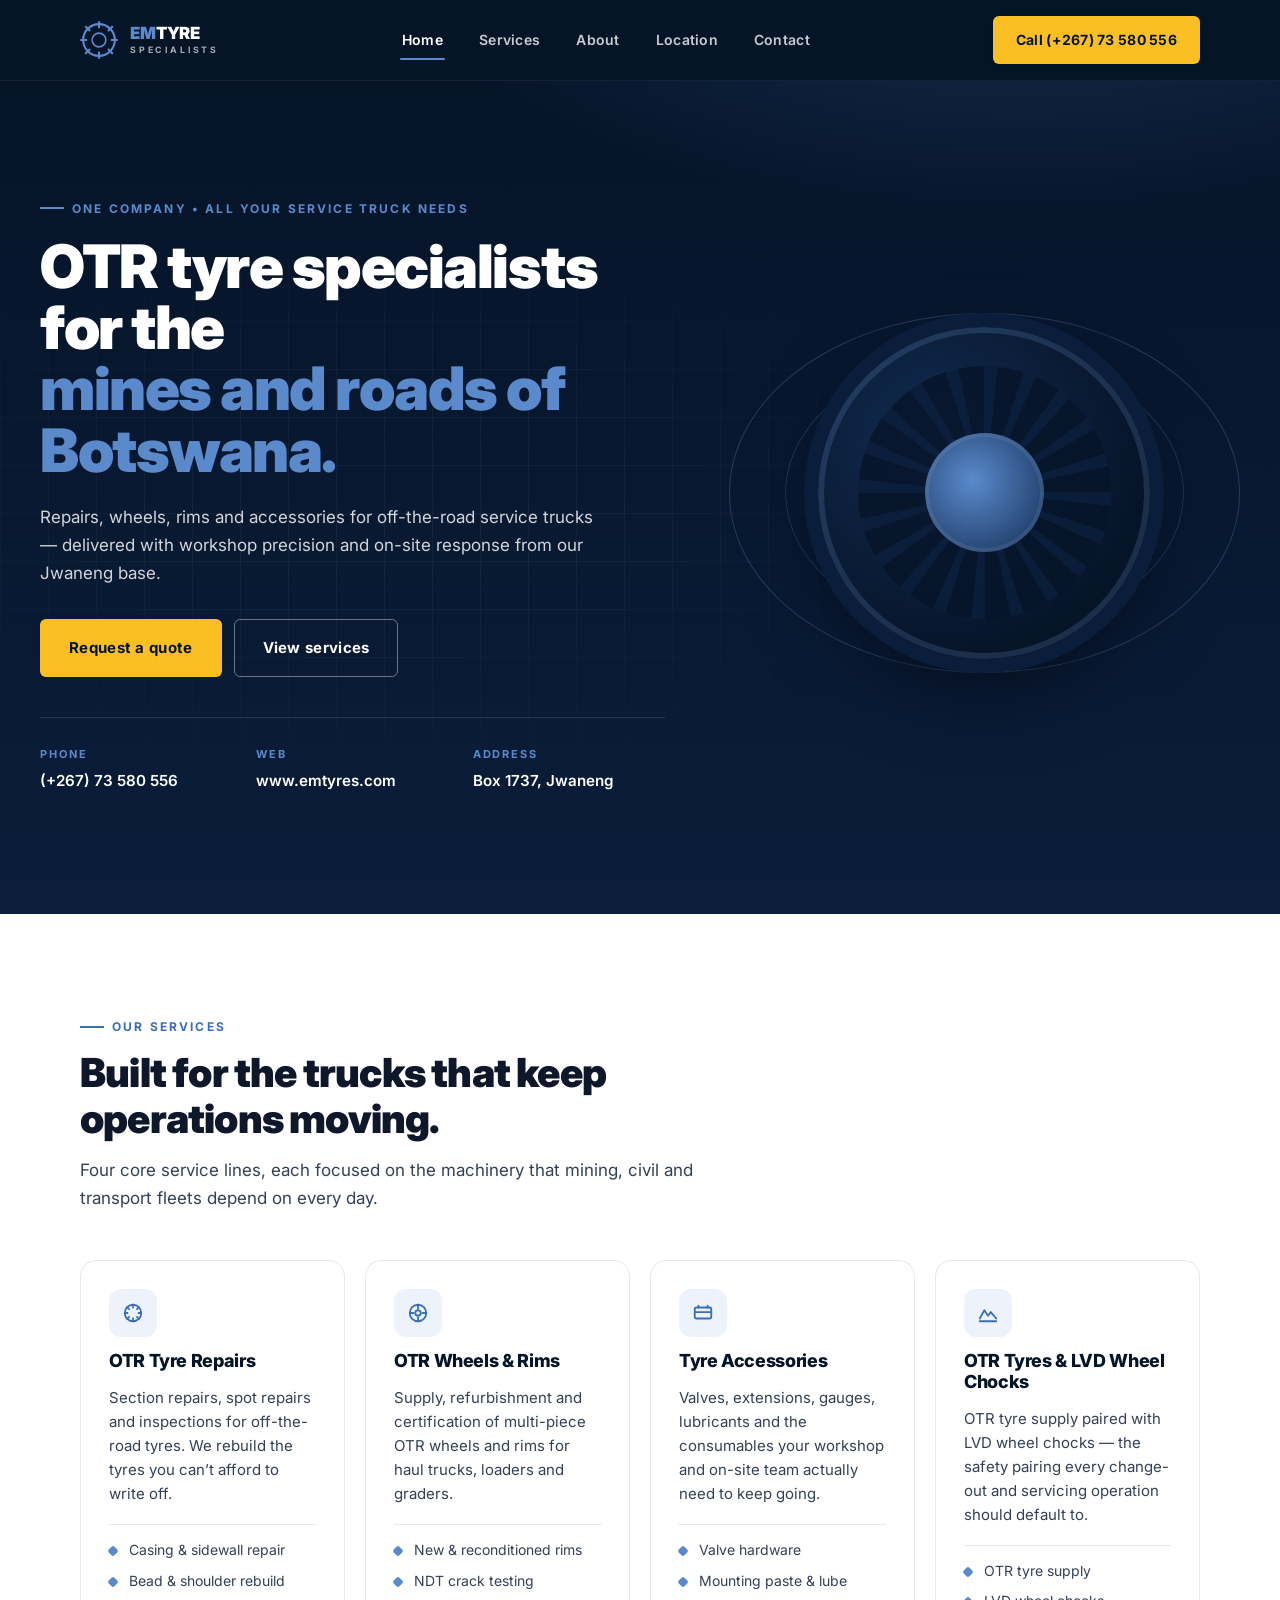
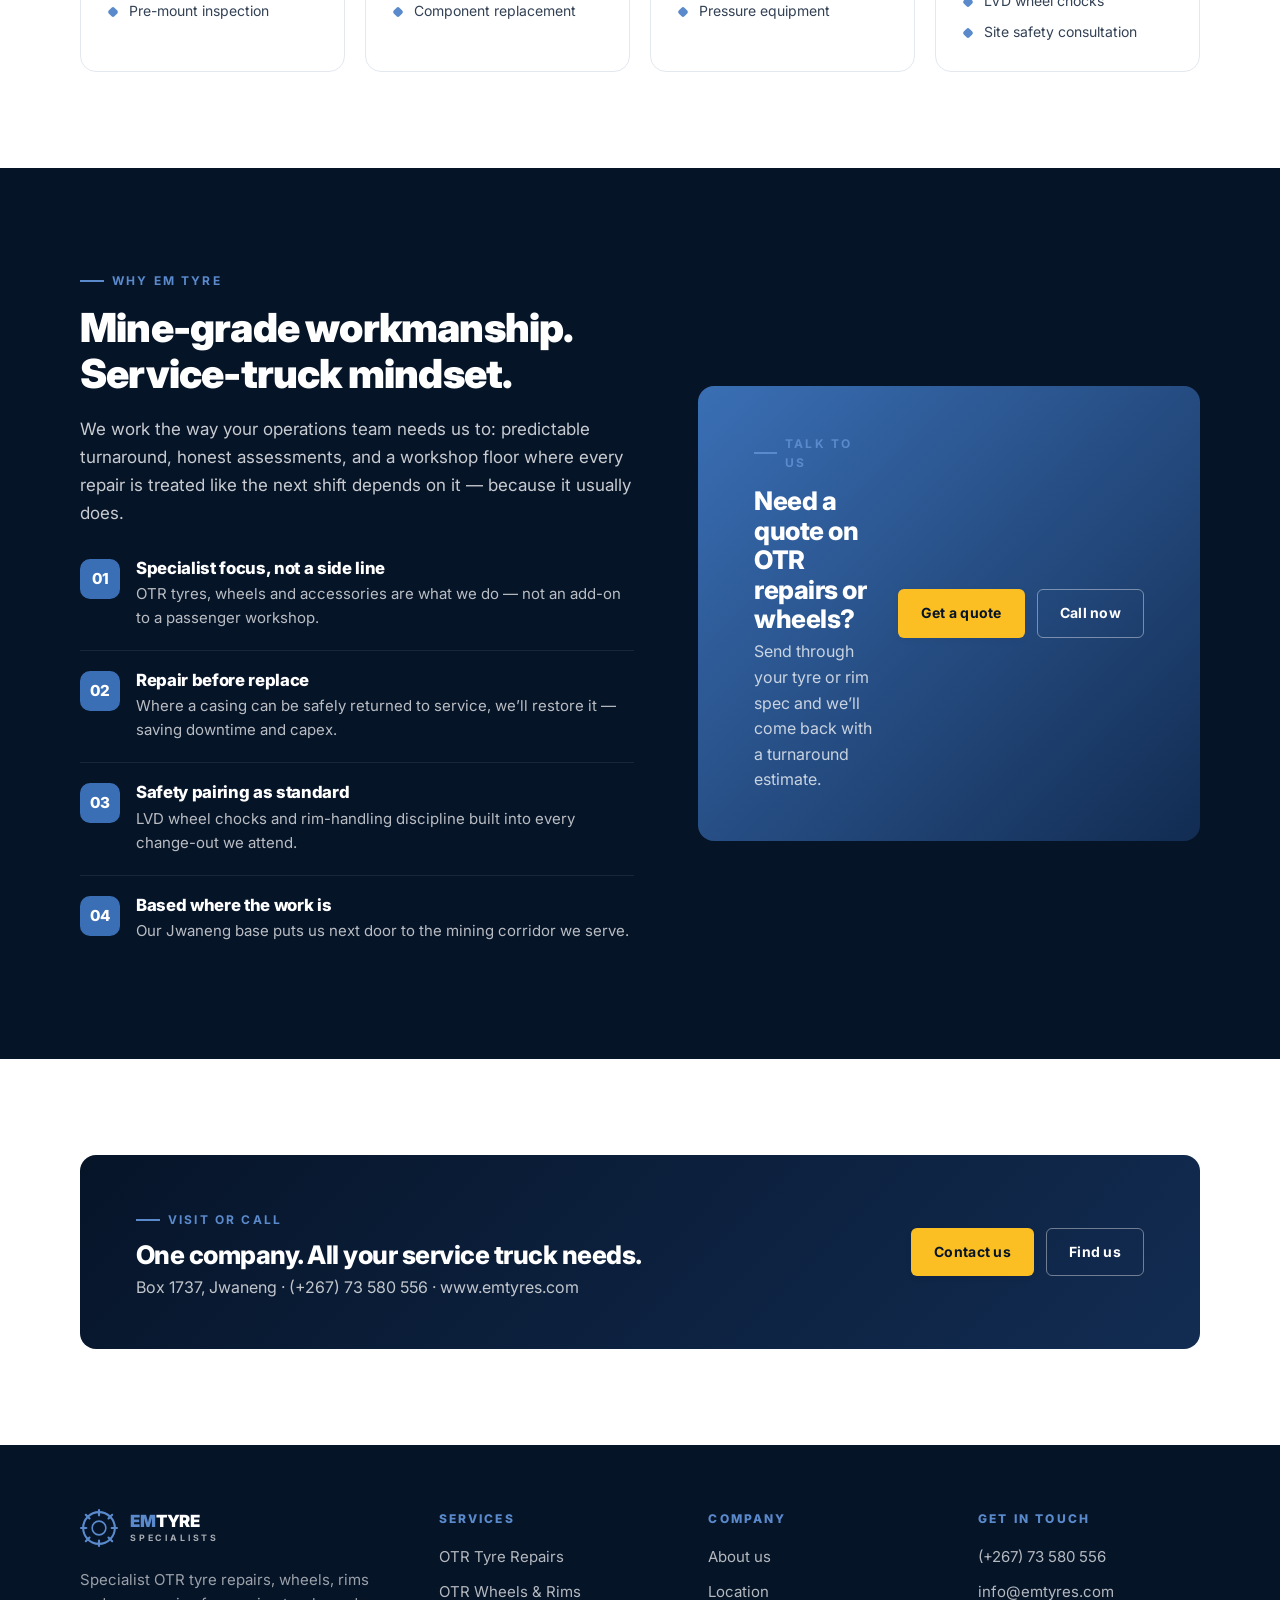
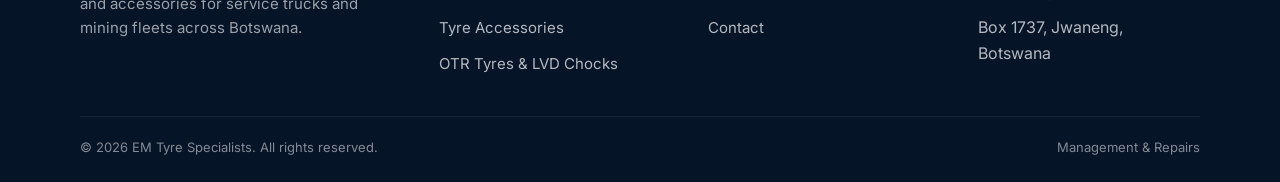
<file: index.html>
<!DOCTYPE html>
<html lang="en">
<head>
<meta charset="UTF-8">
<meta name="viewport" content="width=device-width, initial-scale=1.0">
<meta name="description" content="EM Tyre Specialists — OTR tyre repairs, wheels & rims, accessories and LVD wheel chocks for service trucks and mining fleets in Botswana.">
<title>EM Tyre Specialists — OTR Tyre Repairs, Wheels & Rims | Jwaneng, Botswana</title>
<link rel="icon" type="image/svg+xml" href="assets/logo.svg">
<link rel="stylesheet" href="styles.css">
</head>
<body>

<header class="site-nav">
  <div class="nav-inner">
    <a href="index.html" class="brand" aria-label="EM Tyre Specialists — Home">
      <svg class="brand-mark" viewBox="0 0 72 72" aria-hidden="true">
        <circle cx="36" cy="36" r="30" fill="none" stroke="currentColor" stroke-width="4"/>
        <circle cx="36" cy="36" r="13" fill="none" stroke="currentColor" stroke-width="3"/>
        <g stroke="currentColor" stroke-width="4" stroke-linecap="round" fill="none">
          <line x1="36" y1="2"  x2="36" y2="12"/>
          <line x1="36" y1="60" x2="36" y2="70"/>
          <line x1="2"  y1="36" x2="12" y2="36"/>
          <line x1="60" y1="36" x2="70" y2="36"/>
          <line x1="11" y1="11" x2="18" y2="18"/>
          <line x1="54" y1="54" x2="61" y2="61"/>
          <line x1="11" y1="61" x2="18" y2="54"/>
          <line x1="54" y1="18" x2="61" y2="11"/>
        </g>
      </svg>
      <span class="brand-text">
        <span class="row1"><span class="em">EM</span>TYRE</span>
        <span class="row2">SPECIALISTS</span>
      </span>
    </a>

    <nav>
      <ul class="nav-links">
        <li><a href="index.html" class="active">Home</a></li>
        <li><a href="services.html">Services</a></li>
        <li><a href="about.html">About</a></li>
        <li><a href="locations.html">Location</a></li>
        <li><a href="contact.html">Contact</a></li>
      </ul>
    </nav>

    <div class="nav-cta-wrap">
      <a href="tel:+26773580556" class="btn btn-amber">Call (+267) 73 580 556</a>
      <button class="nav-toggle" aria-expanded="false" aria-controls="mobileMenu" aria-label="Toggle menu">
        <span></span><span></span><span></span>
      </button>
    </div>
  </div>

  <div class="mobile-menu" id="mobileMenu">
    <ul>
      <li><a href="index.html" class="active">Home</a></li>
      <li><a href="services.html">Services</a></li>
      <li><a href="about.html">About</a></li>
      <li><a href="locations.html">Location</a></li>
      <li><a href="contact.html">Contact</a></li>
    </ul>
    <div class="mobile-cta">
      <a href="tel:+26773580556" class="btn btn-amber">Call us</a>
      <a href="contact.html" class="btn btn-outline">Get a quote</a>
    </div>
  </div>
</header>

<!-- HERO -->
<section class="hero">
  <div class="container hero-inner">
    <div>
      <span class="eyebrow on-dark">One company • All your service truck needs</span>
      <h1 class="fade-up">
        OTR tyre specialists for the<br>
        <span class="accent">mines and roads of Botswana.</span>
      </h1>
      <p class="lead fade-up delay-1">
        Repairs, wheels, rims and accessories for off-the-road service trucks &mdash;
        delivered with workshop precision and on-site response from our Jwaneng base.
      </p>
      <div class="hero-actions fade-up delay-2">
        <a href="contact.html" class="btn btn-amber btn-lg">Request a quote</a>
        <a href="services.html" class="btn btn-ghost-light btn-lg">View services</a>
      </div>

      <div class="hero-meta fade-up delay-3">
        <div class="item">
          <div class="lbl">Phone</div>
          <div class="val">(+267) 73 580 556</div>
        </div>
        <div class="item">
          <div class="lbl">Web</div>
          <div class="val">www.emtyres.com</div>
        </div>
        <div class="item">
          <div class="lbl">Address</div>
          <div class="val">Box 1737, Jwaneng</div>
        </div>
      </div>
    </div>

    <div class="hero-visual" aria-hidden="true">
      <div class="ring"></div>
      <div class="ring r2"></div>
      <div class="ring r3"></div>
      <div class="tyre"></div>
    </div>
  </div>
</section>

<!-- SERVICES SUMMARY -->
<section class="section">
  <div class="container">
    <div class="section-head">
      <span class="eyebrow">Our services</span>
      <h2 class="h-1">Built for the trucks that keep operations moving.</h2>
      <p class="lead">Four core service lines, each focused on the machinery that mining, civil and transport
      fleets depend on every day.</p>
    </div>

    <div class="card-grid">
      <article class="card">
        <span class="icon">
          <svg viewBox="0 0 24 24" fill="none" stroke="currentColor" stroke-width="2" stroke-linecap="round" stroke-linejoin="round"><circle cx="12" cy="12" r="9"/><path d="M12 3v3M12 18v3M3 12h3M18 12h3M5.6 5.6l2.1 2.1M16.3 16.3l2.1 2.1M5.6 18.4l2.1-2.1M16.3 7.7l2.1-2.1"/></svg>
        </span>
        <h3>OTR Tyre Repairs</h3>
        <p>Section repairs, spot repairs and inspections for off-the-road tyres. We rebuild the tyres
        you can&rsquo;t afford to write off.</p>
        <ul>
          <li>Casing &amp; sidewall repair</li>
          <li>Bead &amp; shoulder rebuild</li>
          <li>Pre-mount inspection</li>
        </ul>
      </article>

      <article class="card">
        <span class="icon">
          <svg viewBox="0 0 24 24" fill="none" stroke="currentColor" stroke-width="2" stroke-linecap="round" stroke-linejoin="round"><circle cx="12" cy="12" r="9"/><circle cx="12" cy="12" r="3"/><path d="M12 3v4M12 17v4M3 12h4M17 12h4"/></svg>
        </span>
        <h3>OTR Wheels &amp; Rims</h3>
        <p>Supply, refurbishment and certification of multi-piece OTR wheels and rims for haul trucks,
        loaders and graders.</p>
        <ul>
          <li>New &amp; reconditioned rims</li>
          <li>NDT crack testing</li>
          <li>Component replacement</li>
        </ul>
      </article>

      <article class="card">
        <span class="icon">
          <svg viewBox="0 0 24 24" fill="none" stroke="currentColor" stroke-width="2" stroke-linecap="round" stroke-linejoin="round"><rect x="3" y="6" width="18" height="12" rx="2"/><path d="M7 6V4M17 6V4M3 11h18"/></svg>
        </span>
        <h3>Tyre Accessories</h3>
        <p>Valves, extensions, gauges, lubricants and the consumables your workshop and on-site team
        actually need to keep going.</p>
        <ul>
          <li>Valve hardware</li>
          <li>Mounting paste &amp; lube</li>
          <li>Pressure equipment</li>
        </ul>
      </article>

      <article class="card">
        <span class="icon">
          <svg viewBox="0 0 24 24" fill="none" stroke="currentColor" stroke-width="2" stroke-linecap="round" stroke-linejoin="round"><path d="M3 18l5-9 4 6 3-4 6 7"/><path d="M3 21h18"/></svg>
        </span>
        <h3>OTR Tyres &amp; LVD Wheel Chocks</h3>
        <p>OTR tyre supply paired with LVD wheel chocks &mdash; the safety pairing every change-out and
        servicing operation should default to.</p>
        <ul>
          <li>OTR tyre supply</li>
          <li>LVD wheel chocks</li>
          <li>Site safety consultation</li>
        </ul>
      </article>
    </div>
  </div>
</section>

<!-- WHY US -->
<section class="section section-dark">
  <div class="container">
    <div class="split">
      <div>
        <span class="eyebrow on-dark">Why EM Tyre</span>
        <h2 class="h-1" style="margin-top:14px;">Mine-grade workmanship.<br>Service-truck mindset.</h2>
        <p class="lead text-light" style="margin-top:18px;">
          We work the way your operations team needs us to: predictable turnaround, honest assessments,
          and a workshop floor where every repair is treated like the next shift depends on it &mdash;
          because it usually does.
        </p>

        <div style="margin-top:32px;">
          <div class="feature">
            <span class="num">01</span>
            <div>
              <h4>Specialist focus, not a side line</h4>
              <p>OTR tyres, wheels and accessories are what we do &mdash; not an add-on to a passenger workshop.</p>
            </div>
          </div>
          <div class="feature">
            <span class="num">02</span>
            <div>
              <h4>Repair before replace</h4>
              <p>Where a casing can be safely returned to service, we&rsquo;ll restore it &mdash; saving downtime and capex.</p>
            </div>
          </div>
          <div class="feature">
            <span class="num">03</span>
            <div>
              <h4>Safety pairing as standard</h4>
              <p>LVD wheel chocks and rim-handling discipline built into every change-out we attend.</p>
            </div>
          </div>
          <div class="feature">
            <span class="num">04</span>
            <div>
              <h4>Based where the work is</h4>
              <p>Our Jwaneng base puts us next door to the mining corridor we serve.</p>
            </div>
          </div>
        </div>
      </div>

      <div>
        <div class="cta-band" style="background: linear-gradient(135deg, var(--blue-500), var(--navy-700)); border-radius: var(--radius-lg);">
          <div>
            <span class="eyebrow on-dark">Talk to us</span>
            <h3 style="margin-top:14px;">Need a quote on OTR repairs or wheels?</h3>
            <p>Send through your tyre or rim spec and we&rsquo;ll come back with a turnaround estimate.</p>
          </div>
          <div class="actions">
            <a href="contact.html" class="btn btn-amber">Get a quote</a>
            <a href="tel:+26773580556" class="btn btn-ghost-light">Call now</a>
          </div>
        </div>
      </div>
    </div>
  </div>
</section>

<!-- CONTACT STRIP -->
<section class="section">
  <div class="container">
    <div class="cta-band">
      <div>
        <span class="eyebrow on-dark">Visit or call</span>
        <h3 style="margin-top:10px;">One company. All your service truck needs.</h3>
        <p>Box 1737, Jwaneng &middot; (+267) 73 580 556 &middot; www.emtyres.com</p>
      </div>
      <div class="actions">
        <a href="contact.html" class="btn btn-amber">Contact us</a>
        <a href="locations.html" class="btn btn-ghost-light">Find us</a>
      </div>
    </div>
  </div>
</section>

<!-- FOOTER -->
<footer class="site-footer">
  <div class="container">
    <div class="footer-grid">
      <div class="footer-brand">
        <a href="index.html" class="brand">
          <svg class="brand-mark" viewBox="0 0 72 72" aria-hidden="true">
            <circle cx="36" cy="36" r="30" fill="none" stroke="currentColor" stroke-width="4"/>
            <circle cx="36" cy="36" r="13" fill="none" stroke="currentColor" stroke-width="3"/>
            <g stroke="currentColor" stroke-width="4" stroke-linecap="round" fill="none">
              <line x1="36" y1="2"  x2="36" y2="12"/>
              <line x1="36" y1="60" x2="36" y2="70"/>
              <line x1="2"  y1="36" x2="12" y2="36"/>
              <line x1="60" y1="36" x2="70" y2="36"/>
              <line x1="11" y1="11" x2="18" y2="18"/>
              <line x1="54" y1="54" x2="61" y2="61"/>
              <line x1="11" y1="61" x2="18" y2="54"/>
              <line x1="54" y1="18" x2="61" y2="11"/>
            </g>
          </svg>
          <span class="brand-text">
            <span class="row1"><span class="em">EM</span>TYRE</span>
            <span class="row2">SPECIALISTS</span>
          </span>
        </a>
        <p>Specialist OTR tyre repairs, wheels, rims and accessories for service trucks and mining fleets across Botswana.</p>
      </div>

      <div class="footer-col">
        <h5>Services</h5>
        <ul>
          <li><a href="services.html#otr-repairs">OTR Tyre Repairs</a></li>
          <li><a href="services.html#wheels-rims">OTR Wheels &amp; Rims</a></li>
          <li><a href="services.html#accessories">Tyre Accessories</a></li>
          <li><a href="services.html#chocks">OTR Tyres &amp; LVD Chocks</a></li>
        </ul>
      </div>

      <div class="footer-col">
        <h5>Company</h5>
        <ul>
          <li><a href="about.html">About us</a></li>
          <li><a href="locations.html">Location</a></li>
          <li><a href="contact.html">Contact</a></li>
        </ul>
      </div>

      <div class="footer-col">
        <h5>Get in touch</h5>
        <ul>
          <li><a href="tel:+26773580556">(+267) 73 580 556</a></li>
          <li><a href="mailto:info@emtyres.com">info@emtyres.com</a></li>
          <li>Box 1737, Jwaneng, Botswana</li>
        </ul>
      </div>
    </div>

    <div class="footer-bottom">
      <span>&copy; <span id="yr"></span> EM Tyre Specialists. All rights reserved.</span>
      <span>Management &amp; Repairs</span>
    </div>
  </div>
</footer>

<script>
  // Mobile menu toggle
  (function () {
    const btn = document.querySelector('.nav-toggle');
    const menu = document.getElementById('mobileMenu');
    if (!btn || !menu) return;
    btn.addEventListener('click', () => {
      const open = menu.classList.toggle('is-open');
      btn.setAttribute('aria-expanded', open ? 'true' : 'false');
    });
  })();

  // Footer year
  document.getElementById('yr').textContent = new Date().getFullYear();
</script>

</body>
</html>
</file>
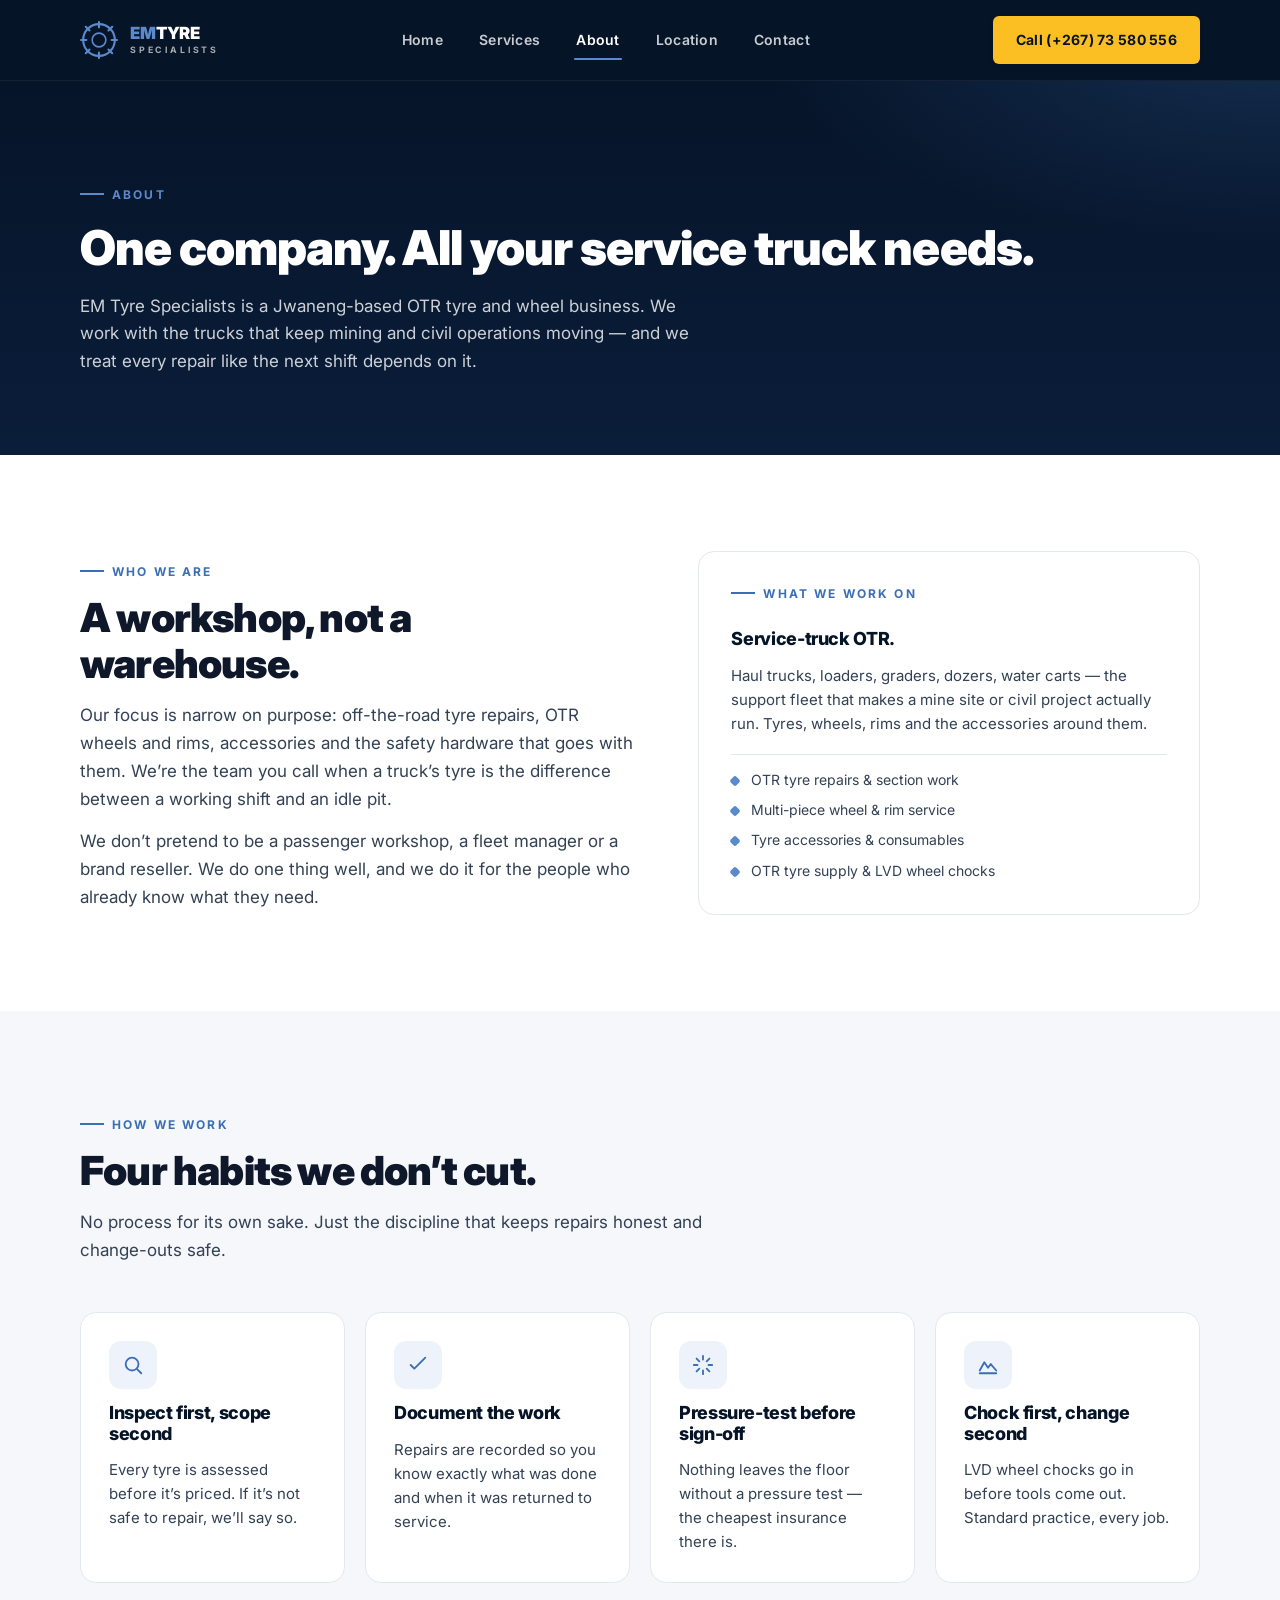
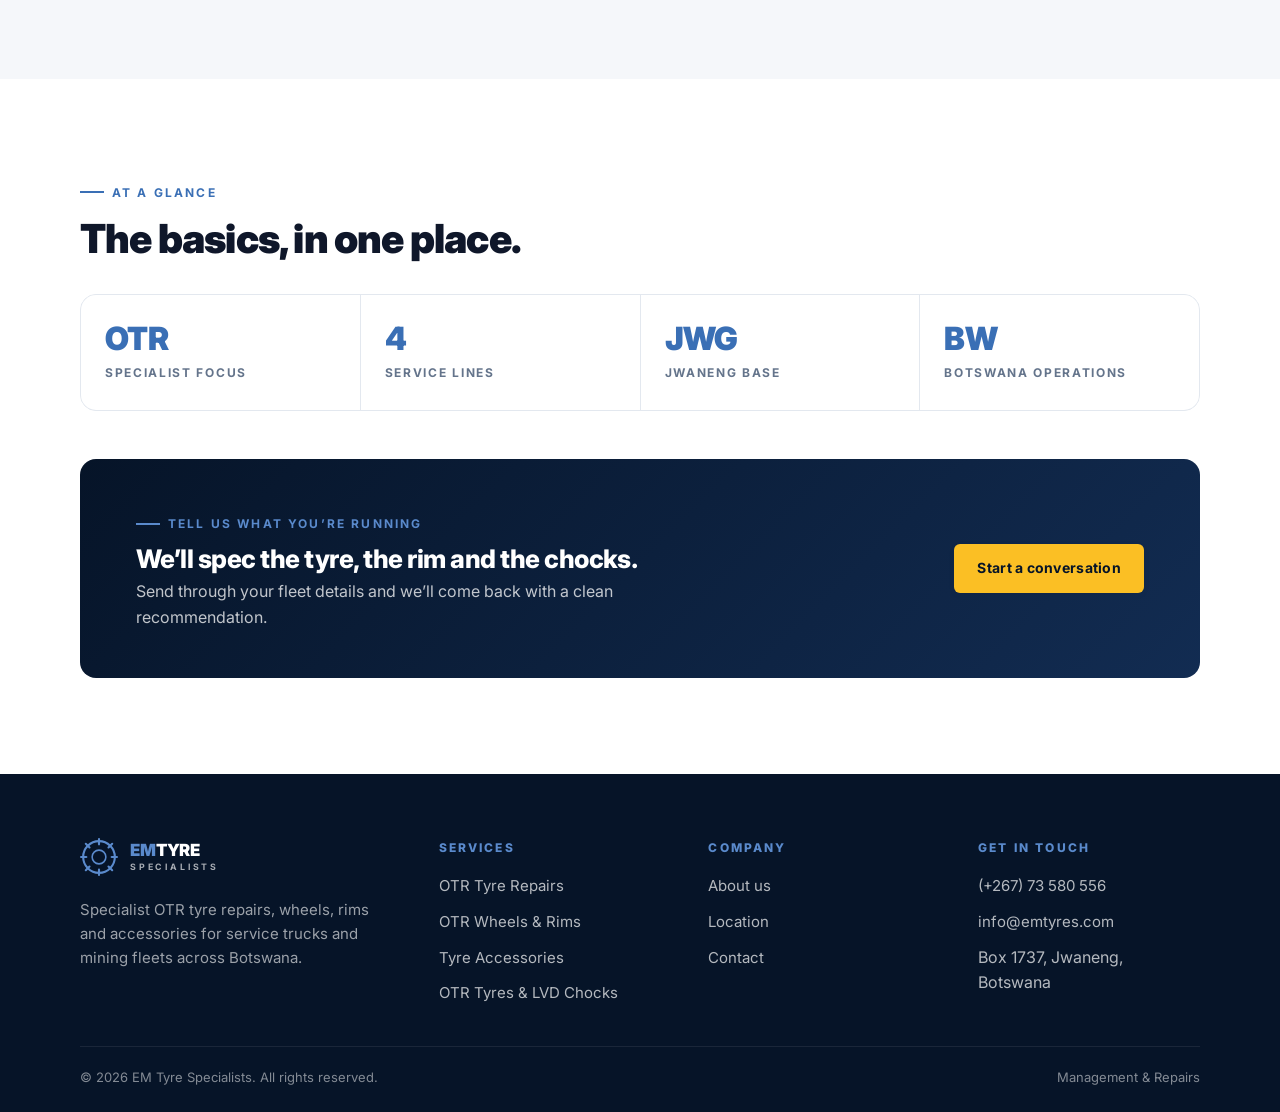
<file: about.html>
<!DOCTYPE html>
<html lang="en">
<head>
<meta charset="UTF-8">
<meta name="viewport" content="width=device-width, initial-scale=1.0">
<meta name="description" content="EM Tyre Specialists — what we do, how we work and why service-truck operators trust us with their OTR tyres and rims.">
<title>About — EM Tyre Specialists</title>
<link rel="icon" type="image/svg+xml" href="assets/logo.svg">
<link rel="stylesheet" href="styles.css">
</head>
<body>

<header class="site-nav">
  <div class="nav-inner">
    <a href="index.html" class="brand" aria-label="EM Tyre Specialists — Home">
      <svg class="brand-mark" viewBox="0 0 72 72" aria-hidden="true">
        <circle cx="36" cy="36" r="30" fill="none" stroke="currentColor" stroke-width="4"/>
        <circle cx="36" cy="36" r="13" fill="none" stroke="currentColor" stroke-width="3"/>
        <g stroke="currentColor" stroke-width="4" stroke-linecap="round" fill="none">
          <line x1="36" y1="2"  x2="36" y2="12"/>
          <line x1="36" y1="60" x2="36" y2="70"/>
          <line x1="2"  y1="36" x2="12" y2="36"/>
          <line x1="60" y1="36" x2="70" y2="36"/>
          <line x1="11" y1="11" x2="18" y2="18"/>
          <line x1="54" y1="54" x2="61" y2="61"/>
          <line x1="11" y1="61" x2="18" y2="54"/>
          <line x1="54" y1="18" x2="61" y2="11"/>
        </g>
      </svg>
      <span class="brand-text">
        <span class="row1"><span class="em">EM</span>TYRE</span>
        <span class="row2">SPECIALISTS</span>
      </span>
    </a>

    <nav>
      <ul class="nav-links">
        <li><a href="index.html">Home</a></li>
        <li><a href="services.html">Services</a></li>
        <li><a href="about.html" class="active">About</a></li>
        <li><a href="locations.html">Location</a></li>
        <li><a href="contact.html">Contact</a></li>
      </ul>
    </nav>

    <div class="nav-cta-wrap">
      <a href="tel:+26773580556" class="btn btn-amber">Call (+267) 73 580 556</a>
      <button class="nav-toggle" aria-expanded="false" aria-controls="mobileMenu" aria-label="Toggle menu">
        <span></span><span></span><span></span>
      </button>
    </div>
  </div>

  <div class="mobile-menu" id="mobileMenu">
    <ul>
      <li><a href="index.html">Home</a></li>
      <li><a href="services.html">Services</a></li>
      <li><a href="about.html" class="active">About</a></li>
      <li><a href="locations.html">Location</a></li>
      <li><a href="contact.html">Contact</a></li>
    </ul>
    <div class="mobile-cta">
      <a href="tel:+26773580556" class="btn btn-amber">Call us</a>
      <a href="contact.html" class="btn btn-outline">Get a quote</a>
    </div>
  </div>
</header>

<section class="page-hero">
  <div class="container">
    <span class="eyebrow on-dark">About</span>
    <h1>One company. All your service truck needs.</h1>
    <p>EM Tyre Specialists is a Jwaneng-based OTR tyre and wheel business. We work with the trucks
    that keep mining and civil operations moving &mdash; and we treat every repair like the next
    shift depends on it.</p>
  </div>
</section>

<!-- WHO WE ARE -->
<section class="section">
  <div class="container">
    <div class="split">
      <div>
        <span class="eyebrow">Who we are</span>
        <h2 class="h-1" style="margin-top:14px;">A workshop, not a warehouse.</h2>
        <p class="lead" style="margin-top:14px;">
          Our focus is narrow on purpose: off-the-road tyre repairs, OTR wheels and rims, accessories
          and the safety hardware that goes with them. We&rsquo;re the team you call when a truck&rsquo;s tyre
          is the difference between a working shift and an idle pit.
        </p>
        <p class="lead" style="margin-top:14px;">
          We don&rsquo;t pretend to be a passenger workshop, a fleet manager or a brand reseller.
          We do one thing well, and we do it for the people who already know what they need.
        </p>
      </div>

      <div>
        <div class="card" style="padding:32px;">
          <span class="eyebrow">What we work on</span>
          <h3 style="margin-top:12px;">Service-truck OTR.</h3>
          <p>Haul trucks, loaders, graders, dozers, water carts &mdash; the support fleet that makes a
          mine site or civil project actually run. Tyres, wheels, rims and the accessories around them.</p>
          <ul>
            <li>OTR tyre repairs &amp; section work</li>
            <li>Multi-piece wheel &amp; rim service</li>
            <li>Tyre accessories &amp; consumables</li>
            <li>OTR tyre supply &amp; LVD wheel chocks</li>
          </ul>
        </div>
      </div>
    </div>
  </div>
</section>

<!-- HOW WE WORK -->
<section class="section section-soft">
  <div class="container">
    <div class="section-head">
      <span class="eyebrow">How we work</span>
      <h2 class="h-1">Four habits we don&rsquo;t cut.</h2>
      <p class="lead">No process for its own sake. Just the discipline that keeps repairs honest and
      change-outs safe.</p>
    </div>

    <div class="card-grid">
      <div class="card">
        <span class="icon">
          <svg viewBox="0 0 24 24" fill="none" stroke="currentColor" stroke-width="2" stroke-linecap="round" stroke-linejoin="round"><circle cx="11" cy="11" r="7"/><path d="M21 21l-4.3-4.3"/></svg>
        </span>
        <h3>Inspect first, scope second</h3>
        <p>Every tyre is assessed before it&rsquo;s priced. If it&rsquo;s not safe to repair, we&rsquo;ll say so.</p>
      </div>
      <div class="card">
        <span class="icon">
          <svg viewBox="0 0 24 24" fill="none" stroke="currentColor" stroke-width="2" stroke-linecap="round" stroke-linejoin="round"><path d="M4 12l4 4 12-12"/></svg>
        </span>
        <h3>Document the work</h3>
        <p>Repairs are recorded so you know exactly what was done and when it was returned to service.</p>
      </div>
      <div class="card">
        <span class="icon">
          <svg viewBox="0 0 24 24" fill="none" stroke="currentColor" stroke-width="2" stroke-linecap="round" stroke-linejoin="round"><path d="M12 2v4M12 18v4M2 12h4M18 12h4M5 5l3 3M16 16l3 3M5 19l3-3M16 8l3-3"/></svg>
        </span>
        <h3>Pressure-test before sign-off</h3>
        <p>Nothing leaves the floor without a pressure test &mdash; the cheapest insurance there is.</p>
      </div>
      <div class="card">
        <span class="icon">
          <svg viewBox="0 0 24 24" fill="none" stroke="currentColor" stroke-width="2" stroke-linecap="round" stroke-linejoin="round"><path d="M3 18l5-9 4 6 3-4 6 7M3 21h18"/></svg>
        </span>
        <h3>Chock first, change second</h3>
        <p>LVD wheel chocks go in before tools come out. Standard practice, every job.</p>
      </div>
    </div>
  </div>
</section>

<!-- AT A GLANCE -->
<section class="section">
  <div class="container">
    <div class="section-head" style="margin-bottom:32px;">
      <span class="eyebrow">At a glance</span>
      <h2 class="h-1">The basics, in one place.</h2>
    </div>

    <div class="stats">
      <div class="item">
        <div class="num">OTR</div>
        <div class="lbl">Specialist focus</div>
      </div>
      <div class="item">
        <div class="num">4</div>
        <div class="lbl">Service lines</div>
      </div>
      <div class="item">
        <div class="num">JWG</div>
        <div class="lbl">Jwaneng base</div>
      </div>
      <div class="item">
        <div class="num">BW</div>
        <div class="lbl">Botswana operations</div>
      </div>
    </div>

    <div class="cta-band" style="margin-top:48px;">
      <div>
        <span class="eyebrow on-dark">Tell us what you&rsquo;re running</span>
        <h3 style="margin-top:10px;">We&rsquo;ll spec the tyre, the rim and the chocks.</h3>
        <p>Send through your fleet details and we&rsquo;ll come back with a clean recommendation.</p>
      </div>
      <div class="actions">
        <a href="contact.html" class="btn btn-amber">Start a conversation</a>
      </div>
    </div>
  </div>
</section>

<!-- FOOTER -->
<footer class="site-footer">
  <div class="container">
    <div class="footer-grid">
      <div class="footer-brand">
        <a href="index.html" class="brand">
          <svg class="brand-mark" viewBox="0 0 72 72" aria-hidden="true">
            <circle cx="36" cy="36" r="30" fill="none" stroke="currentColor" stroke-width="4"/>
            <circle cx="36" cy="36" r="13" fill="none" stroke="currentColor" stroke-width="3"/>
            <g stroke="currentColor" stroke-width="4" stroke-linecap="round" fill="none">
              <line x1="36" y1="2"  x2="36" y2="12"/>
              <line x1="36" y1="60" x2="36" y2="70"/>
              <line x1="2"  y1="36" x2="12" y2="36"/>
              <line x1="60" y1="36" x2="70" y2="36"/>
              <line x1="11" y1="11" x2="18" y2="18"/>
              <line x1="54" y1="54" x2="61" y2="61"/>
              <line x1="11" y1="61" x2="18" y2="54"/>
              <line x1="54" y1="18" x2="61" y2="11"/>
            </g>
          </svg>
          <span class="brand-text">
            <span class="row1"><span class="em">EM</span>TYRE</span>
            <span class="row2">SPECIALISTS</span>
          </span>
        </a>
        <p>Specialist OTR tyre repairs, wheels, rims and accessories for service trucks and mining fleets across Botswana.</p>
      </div>

      <div class="footer-col">
        <h5>Services</h5>
        <ul>
          <li><a href="services.html#otr-repairs">OTR Tyre Repairs</a></li>
          <li><a href="services.html#wheels-rims">OTR Wheels &amp; Rims</a></li>
          <li><a href="services.html#accessories">Tyre Accessories</a></li>
          <li><a href="services.html#chocks">OTR Tyres &amp; LVD Chocks</a></li>
        </ul>
      </div>

      <div class="footer-col">
        <h5>Company</h5>
        <ul>
          <li><a href="about.html">About us</a></li>
          <li><a href="locations.html">Location</a></li>
          <li><a href="contact.html">Contact</a></li>
        </ul>
      </div>

      <div class="footer-col">
        <h5>Get in touch</h5>
        <ul>
          <li><a href="tel:+26773580556">(+267) 73 580 556</a></li>
          <li><a href="mailto:info@emtyres.com">info@emtyres.com</a></li>
          <li>Box 1737, Jwaneng, Botswana</li>
        </ul>
      </div>
    </div>

    <div class="footer-bottom">
      <span>&copy; <span id="yr"></span> EM Tyre Specialists. All rights reserved.</span>
      <span>Management &amp; Repairs</span>
    </div>
  </div>
</footer>

<script>
  (function () {
    const btn = document.querySelector('.nav-toggle');
    const menu = document.getElementById('mobileMenu');
    if (!btn || !menu) return;
    btn.addEventListener('click', () => {
      const open = menu.classList.toggle('is-open');
      btn.setAttribute('aria-expanded', open ? 'true' : 'false');
    });
  })();
  document.getElementById('yr').textContent = new Date().getFullYear();
</script>

</body>
</html>
</file>
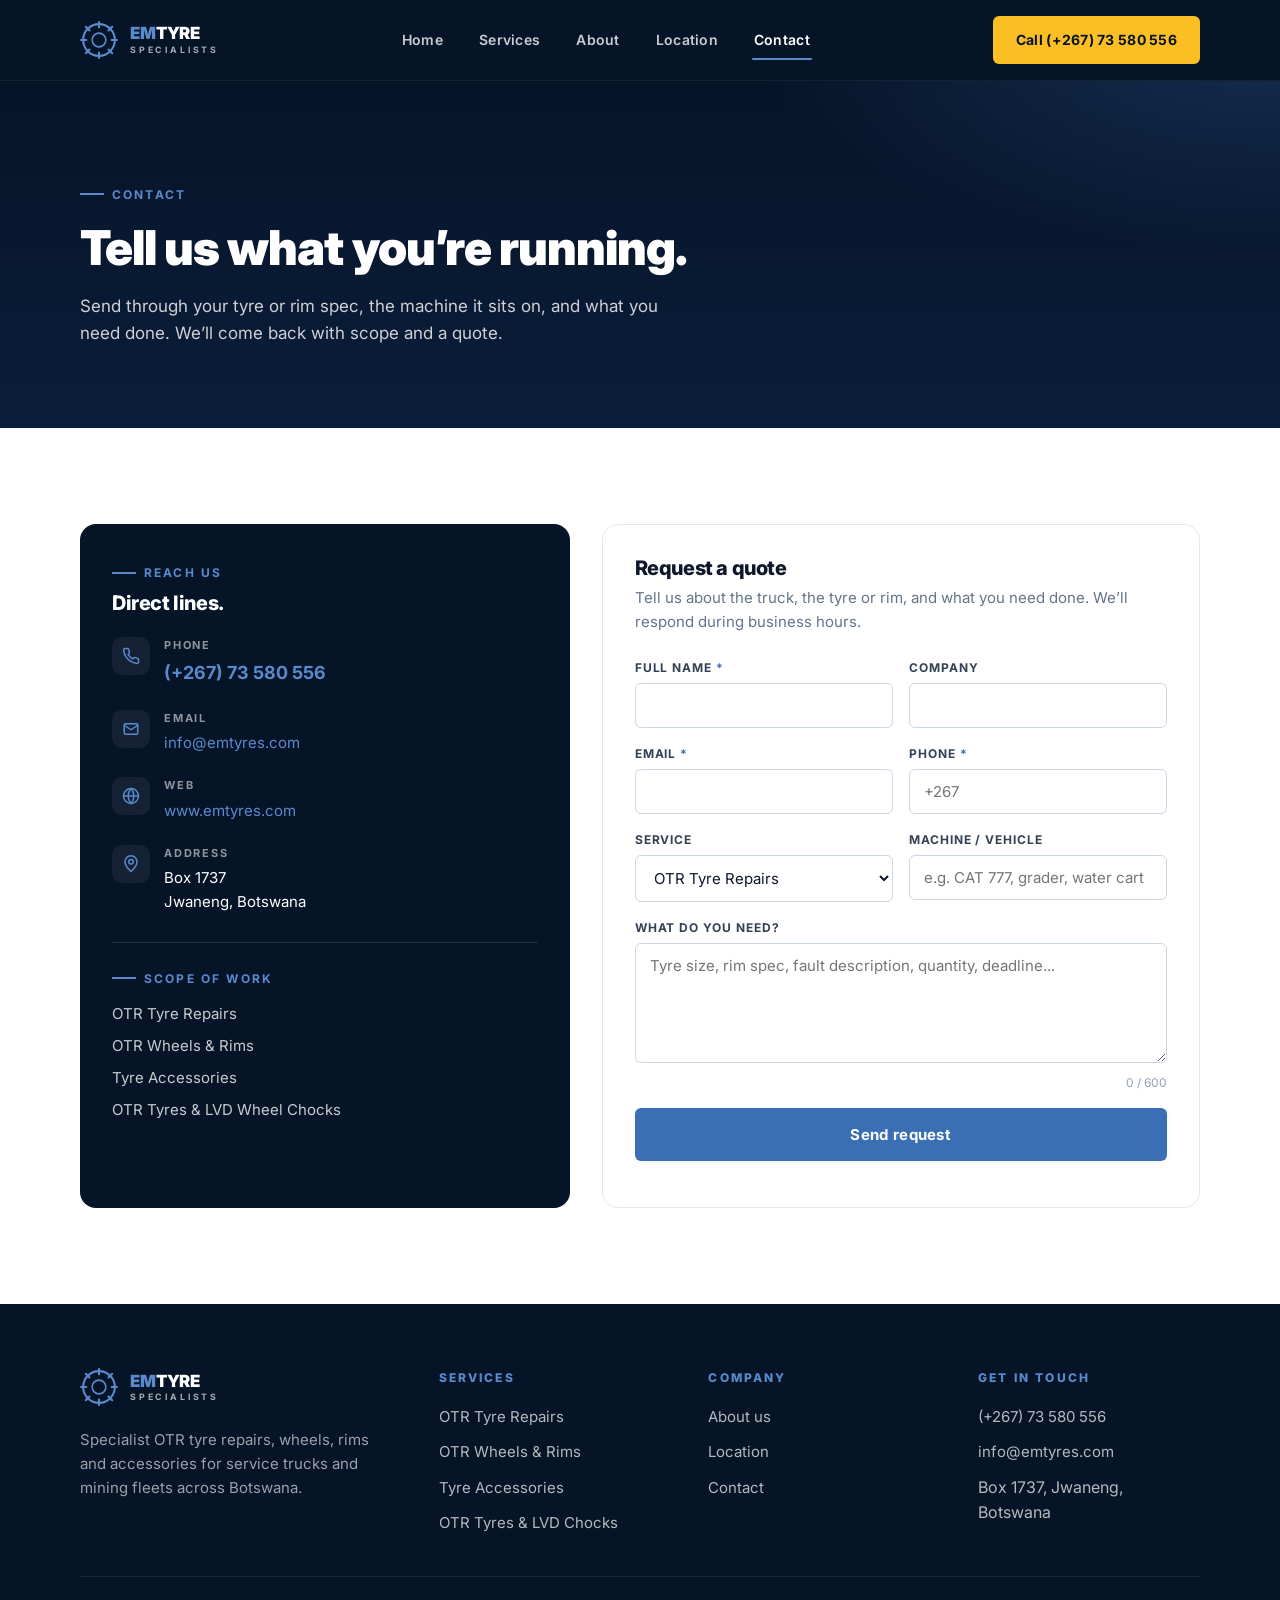
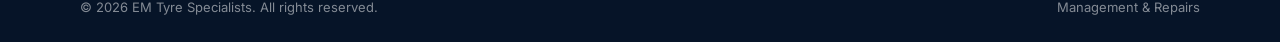
<file: contact.html>
<!DOCTYPE html>
<html lang="en">
<head>
<meta charset="UTF-8">
<meta name="viewport" content="width=device-width, initial-scale=1.0">
<meta name="description" content="Get in touch with EM Tyre Specialists for OTR repairs, wheels, rims and accessories. Based in Jwaneng, Botswana.">
<title>Contact — EM Tyre Specialists</title>
<link rel="icon" type="image/svg+xml" href="assets/logo.svg">
<link rel="stylesheet" href="styles.css">
</head>
<body>

<header class="site-nav">
  <div class="nav-inner">
    <a href="index.html" class="brand" aria-label="EM Tyre Specialists — Home">
      <svg class="brand-mark" viewBox="0 0 72 72" aria-hidden="true">
        <circle cx="36" cy="36" r="30" fill="none" stroke="currentColor" stroke-width="4"/>
        <circle cx="36" cy="36" r="13" fill="none" stroke="currentColor" stroke-width="3"/>
        <g stroke="currentColor" stroke-width="4" stroke-linecap="round" fill="none">
          <line x1="36" y1="2"  x2="36" y2="12"/>
          <line x1="36" y1="60" x2="36" y2="70"/>
          <line x1="2"  y1="36" x2="12" y2="36"/>
          <line x1="60" y1="36" x2="70" y2="36"/>
          <line x1="11" y1="11" x2="18" y2="18"/>
          <line x1="54" y1="54" x2="61" y2="61"/>
          <line x1="11" y1="61" x2="18" y2="54"/>
          <line x1="54" y1="18" x2="61" y2="11"/>
        </g>
      </svg>
      <span class="brand-text">
        <span class="row1"><span class="em">EM</span>TYRE</span>
        <span class="row2">SPECIALISTS</span>
      </span>
    </a>

    <nav>
      <ul class="nav-links">
        <li><a href="index.html">Home</a></li>
        <li><a href="services.html">Services</a></li>
        <li><a href="about.html">About</a></li>
        <li><a href="locations.html">Location</a></li>
        <li><a href="contact.html" class="active">Contact</a></li>
      </ul>
    </nav>

    <div class="nav-cta-wrap">
      <a href="tel:+26773580556" class="btn btn-amber">Call (+267) 73 580 556</a>
      <button class="nav-toggle" aria-expanded="false" aria-controls="mobileMenu" aria-label="Toggle menu">
        <span></span><span></span><span></span>
      </button>
    </div>
  </div>

  <div class="mobile-menu" id="mobileMenu">
    <ul>
      <li><a href="index.html">Home</a></li>
      <li><a href="services.html">Services</a></li>
      <li><a href="about.html">About</a></li>
      <li><a href="locations.html">Location</a></li>
      <li><a href="contact.html" class="active">Contact</a></li>
    </ul>
    <div class="mobile-cta">
      <a href="tel:+26773580556" class="btn btn-amber">Call us</a>
      <a href="contact.html" class="btn btn-outline">Get a quote</a>
    </div>
  </div>
</header>

<section class="page-hero">
  <div class="container">
    <span class="eyebrow on-dark">Contact</span>
    <h1>Tell us what you&rsquo;re running.</h1>
    <p>Send through your tyre or rim spec, the machine it sits on, and what you need done.
    We&rsquo;ll come back with scope and a quote.</p>
  </div>
</section>

<section class="section">
  <div class="container">
    <div class="contact-grid">

      <!-- INFO -->
      <aside class="info-card">
        <div>
          <span class="eyebrow on-dark">Reach us</span>
          <h2 style="margin-top:10px;">Direct lines.</h2>
        </div>

        <div class="info-row">
          <span class="glyph" aria-hidden="true">
            <svg viewBox="0 0 24 24" fill="none" stroke="currentColor" stroke-width="2" stroke-linecap="round" stroke-linejoin="round"><path d="M22 16.92v3a2 2 0 01-2.18 2 19.79 19.79 0 01-8.63-3.07 19.5 19.5 0 01-6-6 19.79 19.79 0 01-3.07-8.67A2 2 0 014.11 2h3a2 2 0 012 1.72c.13.96.37 1.9.72 2.81a2 2 0 01-.45 2.11L8.09 9.91a16 16 0 006 6l1.27-1.27a2 2 0 012.11-.45c.91.35 1.85.59 2.81.72A2 2 0 0122 16.92z"/></svg>
          </span>
          <div>
            <div class="lbl">Phone</div>
            <div class="val big"><a href="tel:+26773580556">(+267) 73 580 556</a></div>
          </div>
        </div>

        <div class="info-row">
          <span class="glyph" aria-hidden="true">
            <svg viewBox="0 0 24 24" fill="none" stroke="currentColor" stroke-width="2" stroke-linecap="round" stroke-linejoin="round"><rect x="3" y="5" width="18" height="14" rx="2"/><path d="M3 7l9 6 9-6"/></svg>
          </span>
          <div>
            <div class="lbl">Email</div>
            <div class="val"><a href="mailto:info@emtyres.com">info@emtyres.com</a></div>
          </div>
        </div>

        <div class="info-row">
          <span class="glyph" aria-hidden="true">
            <svg viewBox="0 0 24 24" fill="none" stroke="currentColor" stroke-width="2" stroke-linecap="round" stroke-linejoin="round"><circle cx="12" cy="12" r="10"/><path d="M2 12h20M12 2a15 15 0 010 20M12 2a15 15 0 000 20"/></svg>
          </span>
          <div>
            <div class="lbl">Web</div>
            <div class="val"><a href="https://www.emtyres.com">www.emtyres.com</a></div>
          </div>
        </div>

        <div class="info-row">
          <span class="glyph" aria-hidden="true">
            <svg viewBox="0 0 24 24" fill="none" stroke="currentColor" stroke-width="2" stroke-linecap="round" stroke-linejoin="round"><path d="M12 22s8-7 8-13a8 8 0 10-16 0c0 6 8 13 8 13z"/><circle cx="12" cy="9" r="3"/></svg>
          </span>
          <div>
            <div class="lbl">Address</div>
            <div class="val">Box 1737<br>Jwaneng, Botswana</div>
          </div>
        </div>

        <div style="margin-top:6px; padding-top:18px; border-top:1px solid rgba(255,255,255,0.1);">
          <span class="eyebrow on-dark">Scope of work</span>
          <ul style="list-style:none; margin-top:14px; display:flex; flex-direction:column; gap:8px; font-size:0.9375rem; color:rgba(255,255,255,0.78);">
            <li>OTR Tyre Repairs</li>
            <li>OTR Wheels &amp; Rims</li>
            <li>Tyre Accessories</li>
            <li>OTR Tyres &amp; LVD Wheel Chocks</li>
          </ul>
        </div>
      </aside>

      <!-- FORM -->
      <div class="form-card">
        <h2>Request a quote</h2>
        <p class="form-sub">Tell us about the truck, the tyre or rim, and what you need done. We&rsquo;ll respond during business hours.</p>

        <form id="quoteForm">
          <div class="form-grid">
            <div class="form-field">
              <label for="name">Full name <span class="req">*</span></label>
              <input id="name" name="name" type="text" required autocomplete="name">
            </div>
            <div class="form-field">
              <label for="company">Company</label>
              <input id="company" name="company" type="text" autocomplete="organization">
            </div>
            <div class="form-field">
              <label for="email">Email <span class="req">*</span></label>
              <input id="email" name="email" type="email" required autocomplete="email">
            </div>
            <div class="form-field">
              <label for="phone">Phone <span class="req">*</span></label>
              <input id="phone" name="phone" type="tel" required autocomplete="tel" placeholder="+267">
            </div>

            <div class="form-field">
              <label for="service">Service</label>
              <select id="service" name="service">
                <option>OTR Tyre Repairs</option>
                <option>OTR Wheels &amp; Rims</option>
                <option>Tyre Accessories</option>
                <option>OTR Tyres &amp; LVD Wheel Chocks</option>
                <option>Other / not sure</option>
              </select>
            </div>
            <div class="form-field">
              <label for="machine">Machine / vehicle</label>
              <input id="machine" name="machine" type="text" placeholder="e.g. CAT 777, grader, water cart">
            </div>

            <div class="form-field full">
              <label for="message">What do you need?</label>
              <textarea id="message" name="message" maxlength="600" placeholder="Tyre size, rim spec, fault description, quantity, deadline..."></textarea>
              <div class="char-count"><span id="count">0</span> / 600</div>
            </div>

            <div class="form-field full">
              <button type="submit" class="btn btn-primary btn-lg btn-block">Send request</button>
            </div>
          </div>
        </form>

        <div id="formNote" role="status" aria-live="polite" style="margin-top:14px; font-size:0.9375rem; color:var(--blue-500);"></div>
      </div>
    </div>
  </div>
</section>

<!-- FOOTER -->
<footer class="site-footer">
  <div class="container">
    <div class="footer-grid">
      <div class="footer-brand">
        <a href="index.html" class="brand">
          <svg class="brand-mark" viewBox="0 0 72 72" aria-hidden="true">
            <circle cx="36" cy="36" r="30" fill="none" stroke="currentColor" stroke-width="4"/>
            <circle cx="36" cy="36" r="13" fill="none" stroke="currentColor" stroke-width="3"/>
            <g stroke="currentColor" stroke-width="4" stroke-linecap="round" fill="none">
              <line x1="36" y1="2"  x2="36" y2="12"/>
              <line x1="36" y1="60" x2="36" y2="70"/>
              <line x1="2"  y1="36" x2="12" y2="36"/>
              <line x1="60" y1="36" x2="70" y2="36"/>
              <line x1="11" y1="11" x2="18" y2="18"/>
              <line x1="54" y1="54" x2="61" y2="61"/>
              <line x1="11" y1="61" x2="18" y2="54"/>
              <line x1="54" y1="18" x2="61" y2="11"/>
            </g>
          </svg>
          <span class="brand-text">
            <span class="row1"><span class="em">EM</span>TYRE</span>
            <span class="row2">SPECIALISTS</span>
          </span>
        </a>
        <p>Specialist OTR tyre repairs, wheels, rims and accessories for service trucks and mining fleets across Botswana.</p>
      </div>

      <div class="footer-col">
        <h5>Services</h5>
        <ul>
          <li><a href="services.html#otr-repairs">OTR Tyre Repairs</a></li>
          <li><a href="services.html#wheels-rims">OTR Wheels &amp; Rims</a></li>
          <li><a href="services.html#accessories">Tyre Accessories</a></li>
          <li><a href="services.html#chocks">OTR Tyres &amp; LVD Chocks</a></li>
        </ul>
      </div>

      <div class="footer-col">
        <h5>Company</h5>
        <ul>
          <li><a href="about.html">About us</a></li>
          <li><a href="locations.html">Location</a></li>
          <li><a href="contact.html">Contact</a></li>
        </ul>
      </div>

      <div class="footer-col">
        <h5>Get in touch</h5>
        <ul>
          <li><a href="tel:+26773580556">(+267) 73 580 556</a></li>
          <li><a href="mailto:info@emtyres.com">info@emtyres.com</a></li>
          <li>Box 1737, Jwaneng, Botswana</li>
        </ul>
      </div>
    </div>

    <div class="footer-bottom">
      <span>&copy; <span id="yr"></span> EM Tyre Specialists. All rights reserved.</span>
      <span>Management &amp; Repairs</span>
    </div>
  </div>
</footer>

<script>
  (function () {
    const btn = document.querySelector('.nav-toggle');
    const menu = document.getElementById('mobileMenu');
    if (btn && menu) {
      btn.addEventListener('click', () => {
        const open = menu.classList.toggle('is-open');
        btn.setAttribute('aria-expanded', open ? 'true' : 'false');
      });
    }
  })();

  // Live char count
  (function () {
    const ta = document.getElementById('message');
    const count = document.getElementById('count');
    if (!ta || !count) return;
    ta.addEventListener('input', () => { count.textContent = ta.value.length; });
  })();

  // Form note (no backend wired)
  (function () {
    const form = document.getElementById('quoteForm');
    const note = document.getElementById('formNote');
    if (!form || !note) return;
    form.addEventListener('submit', (e) => {
      e.preventDefault();
      note.textContent = 'Thanks — your request has been captured. We\u2019ll be in touch shortly.';
      form.reset();
      document.getElementById('count').textContent = '0';
    });
  })();

  document.getElementById('yr').textContent = new Date().getFullYear();
</script>

</body>
</html>
</file>
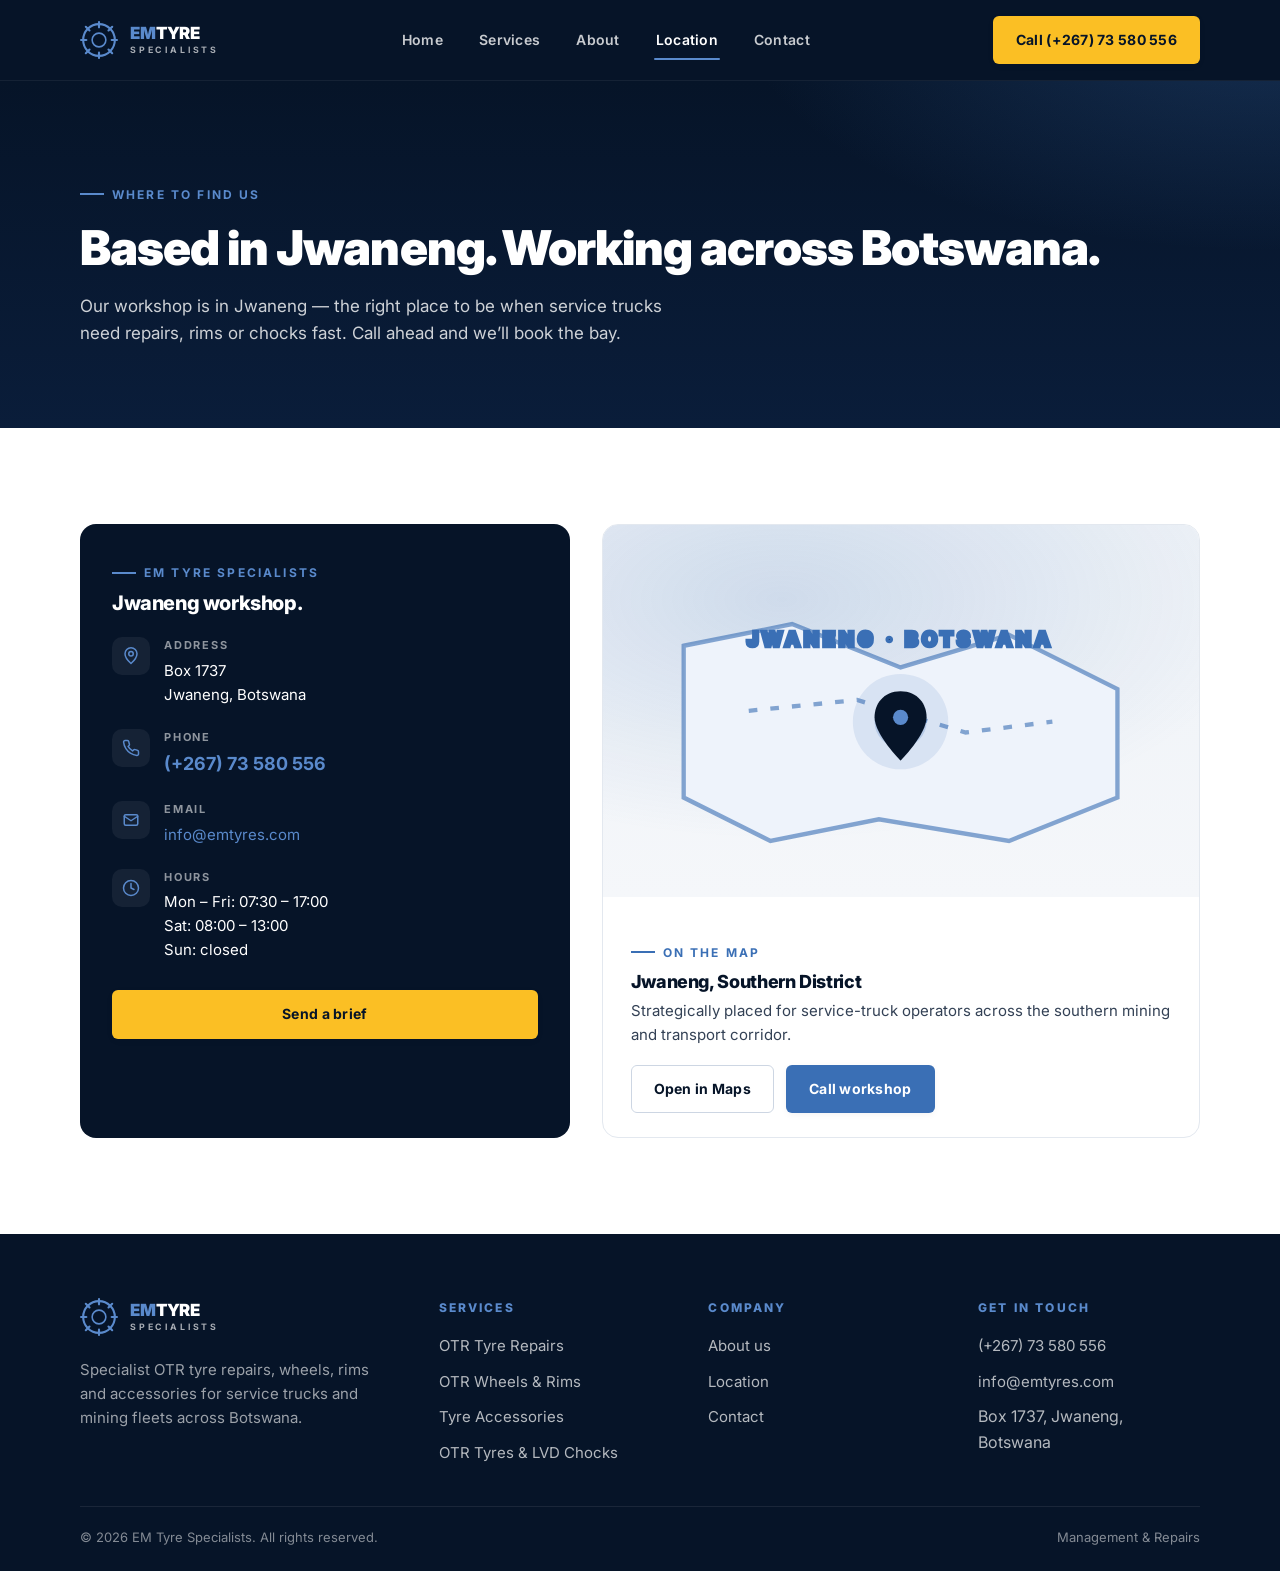
<file: locations.html>
<!DOCTYPE html>
<html lang="en">
<head>
<meta charset="UTF-8">
<meta name="viewport" content="width=device-width, initial-scale=1.0">
<meta name="description" content="EM Tyre Specialists is based in Jwaneng, Botswana — find us, call us, send us a brief.">
<title>Location — EM Tyre Specialists</title>
<link rel="icon" type="image/svg+xml" href="assets/logo.svg">
<link rel="stylesheet" href="styles.css">
</head>
<body>

<header class="site-nav">
  <div class="nav-inner">
    <a href="index.html" class="brand" aria-label="EM Tyre Specialists — Home">
      <svg class="brand-mark" viewBox="0 0 72 72" aria-hidden="true">
        <circle cx="36" cy="36" r="30" fill="none" stroke="currentColor" stroke-width="4"/>
        <circle cx="36" cy="36" r="13" fill="none" stroke="currentColor" stroke-width="3"/>
        <g stroke="currentColor" stroke-width="4" stroke-linecap="round" fill="none">
          <line x1="36" y1="2"  x2="36" y2="12"/>
          <line x1="36" y1="60" x2="36" y2="70"/>
          <line x1="2"  y1="36" x2="12" y2="36"/>
          <line x1="60" y1="36" x2="70" y2="36"/>
          <line x1="11" y1="11" x2="18" y2="18"/>
          <line x1="54" y1="54" x2="61" y2="61"/>
          <line x1="11" y1="61" x2="18" y2="54"/>
          <line x1="54" y1="18" x2="61" y2="11"/>
        </g>
      </svg>
      <span class="brand-text">
        <span class="row1"><span class="em">EM</span>TYRE</span>
        <span class="row2">SPECIALISTS</span>
      </span>
    </a>

    <nav>
      <ul class="nav-links">
        <li><a href="index.html">Home</a></li>
        <li><a href="services.html">Services</a></li>
        <li><a href="about.html">About</a></li>
        <li><a href="locations.html" class="active">Location</a></li>
        <li><a href="contact.html">Contact</a></li>
      </ul>
    </nav>

    <div class="nav-cta-wrap">
      <a href="tel:+26773580556" class="btn btn-amber">Call (+267) 73 580 556</a>
      <button class="nav-toggle" aria-expanded="false" aria-controls="mobileMenu" aria-label="Toggle menu">
        <span></span><span></span><span></span>
      </button>
    </div>
  </div>

  <div class="mobile-menu" id="mobileMenu">
    <ul>
      <li><a href="index.html">Home</a></li>
      <li><a href="services.html">Services</a></li>
      <li><a href="about.html">About</a></li>
      <li><a href="locations.html" class="active">Location</a></li>
      <li><a href="contact.html">Contact</a></li>
    </ul>
    <div class="mobile-cta">
      <a href="tel:+26773580556" class="btn btn-amber">Call us</a>
      <a href="contact.html" class="btn btn-outline">Get a quote</a>
    </div>
  </div>
</header>

<section class="page-hero">
  <div class="container">
    <span class="eyebrow on-dark">Where to find us</span>
    <h1>Based in Jwaneng. Working across Botswana.</h1>
    <p>Our workshop is in Jwaneng &mdash; the right place to be when service trucks need repairs, rims
    or chocks fast. Call ahead and we&rsquo;ll book the bay.</p>
  </div>
</section>

<section class="section">
  <div class="container">
    <div class="contact-grid">

      <aside class="info-card">
        <div>
          <span class="eyebrow on-dark">EM Tyre Specialists</span>
          <h2 style="margin-top:10px;">Jwaneng workshop.</h2>
        </div>

        <div class="info-row">
          <span class="glyph" aria-hidden="true">
            <svg viewBox="0 0 24 24" fill="none" stroke="currentColor" stroke-width="2" stroke-linecap="round" stroke-linejoin="round"><path d="M12 22s8-7 8-13a8 8 0 10-16 0c0 6 8 13 8 13z"/><circle cx="12" cy="9" r="3"/></svg>
          </span>
          <div>
            <div class="lbl">Address</div>
            <div class="val">Box 1737<br>Jwaneng, Botswana</div>
          </div>
        </div>

        <div class="info-row">
          <span class="glyph" aria-hidden="true">
            <svg viewBox="0 0 24 24" fill="none" stroke="currentColor" stroke-width="2" stroke-linecap="round" stroke-linejoin="round"><path d="M22 16.92v3a2 2 0 01-2.18 2 19.79 19.79 0 01-8.63-3.07 19.5 19.5 0 01-6-6 19.79 19.79 0 01-3.07-8.67A2 2 0 014.11 2h3a2 2 0 012 1.72c.13.96.37 1.9.72 2.81a2 2 0 01-.45 2.11L8.09 9.91a16 16 0 006 6l1.27-1.27a2 2 0 012.11-.45c.91.35 1.85.59 2.81.72A2 2 0 0122 16.92z"/></svg>
          </span>
          <div>
            <div class="lbl">Phone</div>
            <div class="val big"><a href="tel:+26773580556">(+267) 73 580 556</a></div>
          </div>
        </div>

        <div class="info-row">
          <span class="glyph" aria-hidden="true">
            <svg viewBox="0 0 24 24" fill="none" stroke="currentColor" stroke-width="2" stroke-linecap="round" stroke-linejoin="round"><rect x="3" y="5" width="18" height="14" rx="2"/><path d="M3 7l9 6 9-6"/></svg>
          </span>
          <div>
            <div class="lbl">Email</div>
            <div class="val"><a href="mailto:info@emtyres.com">info@emtyres.com</a></div>
          </div>
        </div>

        <div class="info-row">
          <span class="glyph" aria-hidden="true">
            <svg viewBox="0 0 24 24" fill="none" stroke="currentColor" stroke-width="2" stroke-linecap="round" stroke-linejoin="round"><circle cx="12" cy="12" r="10"/><path d="M12 6v6l4 2"/></svg>
          </span>
          <div>
            <div class="lbl">Hours</div>
            <div class="val">Mon &ndash; Fri: 07:30 &ndash; 17:00<br>Sat: 08:00 &ndash; 13:00<br>Sun: closed</div>
          </div>
        </div>

        <div style="margin-top:6px;">
          <a href="contact.html" class="btn btn-amber btn-block">Send a brief</a>
        </div>
      </aside>

      <div>
        <div class="card" style="padding:0; overflow:hidden;">
          <div style="aspect-ratio: 16/10; background:
                radial-gradient(800px 400px at 30% 20%, rgba(58,111,181,0.18), transparent 60%),
                linear-gradient(180deg, var(--surface-3) 0%, var(--surface-2) 100%);
                position:relative; display:flex; align-items:center; justify-content:center;">
            <svg viewBox="0 0 220 140" width="80%" fill="none" stroke="var(--blue-500)" stroke-width="2">
              <!-- Stylised map -->
              <path d="M10 40 L60 30 L110 50 L160 35 L210 60 L210 110 L160 130 L100 120 L50 130 L10 110 Z" fill="var(--blue-50)" stroke-opacity="0.6"/>
              <path d="M40 70 L90 65 L140 80 L180 75" stroke-dasharray="4 6" stroke-opacity="0.6"/>
              <!-- Pin -->
              <g transform="translate(110 75)">
                <circle r="22" fill="var(--blue-500)" fill-opacity="0.12" stroke="none"/>
                <circle r="12" fill="var(--blue-500)" fill-opacity="0.22" stroke="none"/>
                <path d="M0 -14 C 8 -14 12 -8 12 -2 C 12 6 0 18 0 18 C 0 18 -12 6 -12 -2 C -12 -8 -8 -14 0 -14 Z" fill="var(--navy-900)" stroke="none"/>
                <circle cy="-2" r="3.5" fill="var(--blue-400)" stroke="none"/>
              </g>
              <text x="110" y="40" text-anchor="middle" font-family="Inter, sans-serif" font-size="9" fill="var(--navy-700)" font-weight="700" letter-spacing="0.2em">JWANENG &middot; BOTSWANA</text>
            </svg>
          </div>
          <div style="padding:24px 28px;">
            <span class="eyebrow">On the map</span>
            <h3 style="margin-top:10px;">Jwaneng, Southern District</h3>
            <p class="muted" style="margin-top:6px;">Strategically placed for service-truck operators across the southern mining and transport corridor.</p>
            <div style="margin-top:18px; display:flex; gap:12px; flex-wrap:wrap;">
              <a href="https://www.google.com/maps/search/?api=1&query=Jwaneng+Botswana" target="_blank" rel="noopener" class="btn btn-outline">Open in Maps</a>
              <a href="tel:+26773580556" class="btn btn-primary">Call workshop</a>
            </div>
          </div>
        </div>
      </div>

    </div>
  </div>
</section>

<!-- FOOTER -->
<footer class="site-footer">
  <div class="container">
    <div class="footer-grid">
      <div class="footer-brand">
        <a href="index.html" class="brand">
          <svg class="brand-mark" viewBox="0 0 72 72" aria-hidden="true">
            <circle cx="36" cy="36" r="30" fill="none" stroke="currentColor" stroke-width="4"/>
            <circle cx="36" cy="36" r="13" fill="none" stroke="currentColor" stroke-width="3"/>
            <g stroke="currentColor" stroke-width="4" stroke-linecap="round" fill="none">
              <line x1="36" y1="2"  x2="36" y2="12"/>
              <line x1="36" y1="60" x2="36" y2="70"/>
              <line x1="2"  y1="36" x2="12" y2="36"/>
              <line x1="60" y1="36" x2="70" y2="36"/>
              <line x1="11" y1="11" x2="18" y2="18"/>
              <line x1="54" y1="54" x2="61" y2="61"/>
              <line x1="11" y1="61" x2="18" y2="54"/>
              <line x1="54" y1="18" x2="61" y2="11"/>
            </g>
          </svg>
          <span class="brand-text">
            <span class="row1"><span class="em">EM</span>TYRE</span>
            <span class="row2">SPECIALISTS</span>
          </span>
        </a>
        <p>Specialist OTR tyre repairs, wheels, rims and accessories for service trucks and mining fleets across Botswana.</p>
      </div>

      <div class="footer-col">
        <h5>Services</h5>
        <ul>
          <li><a href="services.html#otr-repairs">OTR Tyre Repairs</a></li>
          <li><a href="services.html#wheels-rims">OTR Wheels &amp; Rims</a></li>
          <li><a href="services.html#accessories">Tyre Accessories</a></li>
          <li><a href="services.html#chocks">OTR Tyres &amp; LVD Chocks</a></li>
        </ul>
      </div>

      <div class="footer-col">
        <h5>Company</h5>
        <ul>
          <li><a href="about.html">About us</a></li>
          <li><a href="locations.html">Location</a></li>
          <li><a href="contact.html">Contact</a></li>
        </ul>
      </div>

      <div class="footer-col">
        <h5>Get in touch</h5>
        <ul>
          <li><a href="tel:+26773580556">(+267) 73 580 556</a></li>
          <li><a href="mailto:info@emtyres.com">info@emtyres.com</a></li>
          <li>Box 1737, Jwaneng, Botswana</li>
        </ul>
      </div>
    </div>

    <div class="footer-bottom">
      <span>&copy; <span id="yr"></span> EM Tyre Specialists. All rights reserved.</span>
      <span>Management &amp; Repairs</span>
    </div>
  </div>
</footer>

<script>
  (function () {
    const btn = document.querySelector('.nav-toggle');
    const menu = document.getElementById('mobileMenu');
    if (!btn || !menu) return;
    btn.addEventListener('click', () => {
      const open = menu.classList.toggle('is-open');
      btn.setAttribute('aria-expanded', open ? 'true' : 'false');
    });
  })();
  document.getElementById('yr').textContent = new Date().getFullYear();
</script>

</body>
</html>
</file>
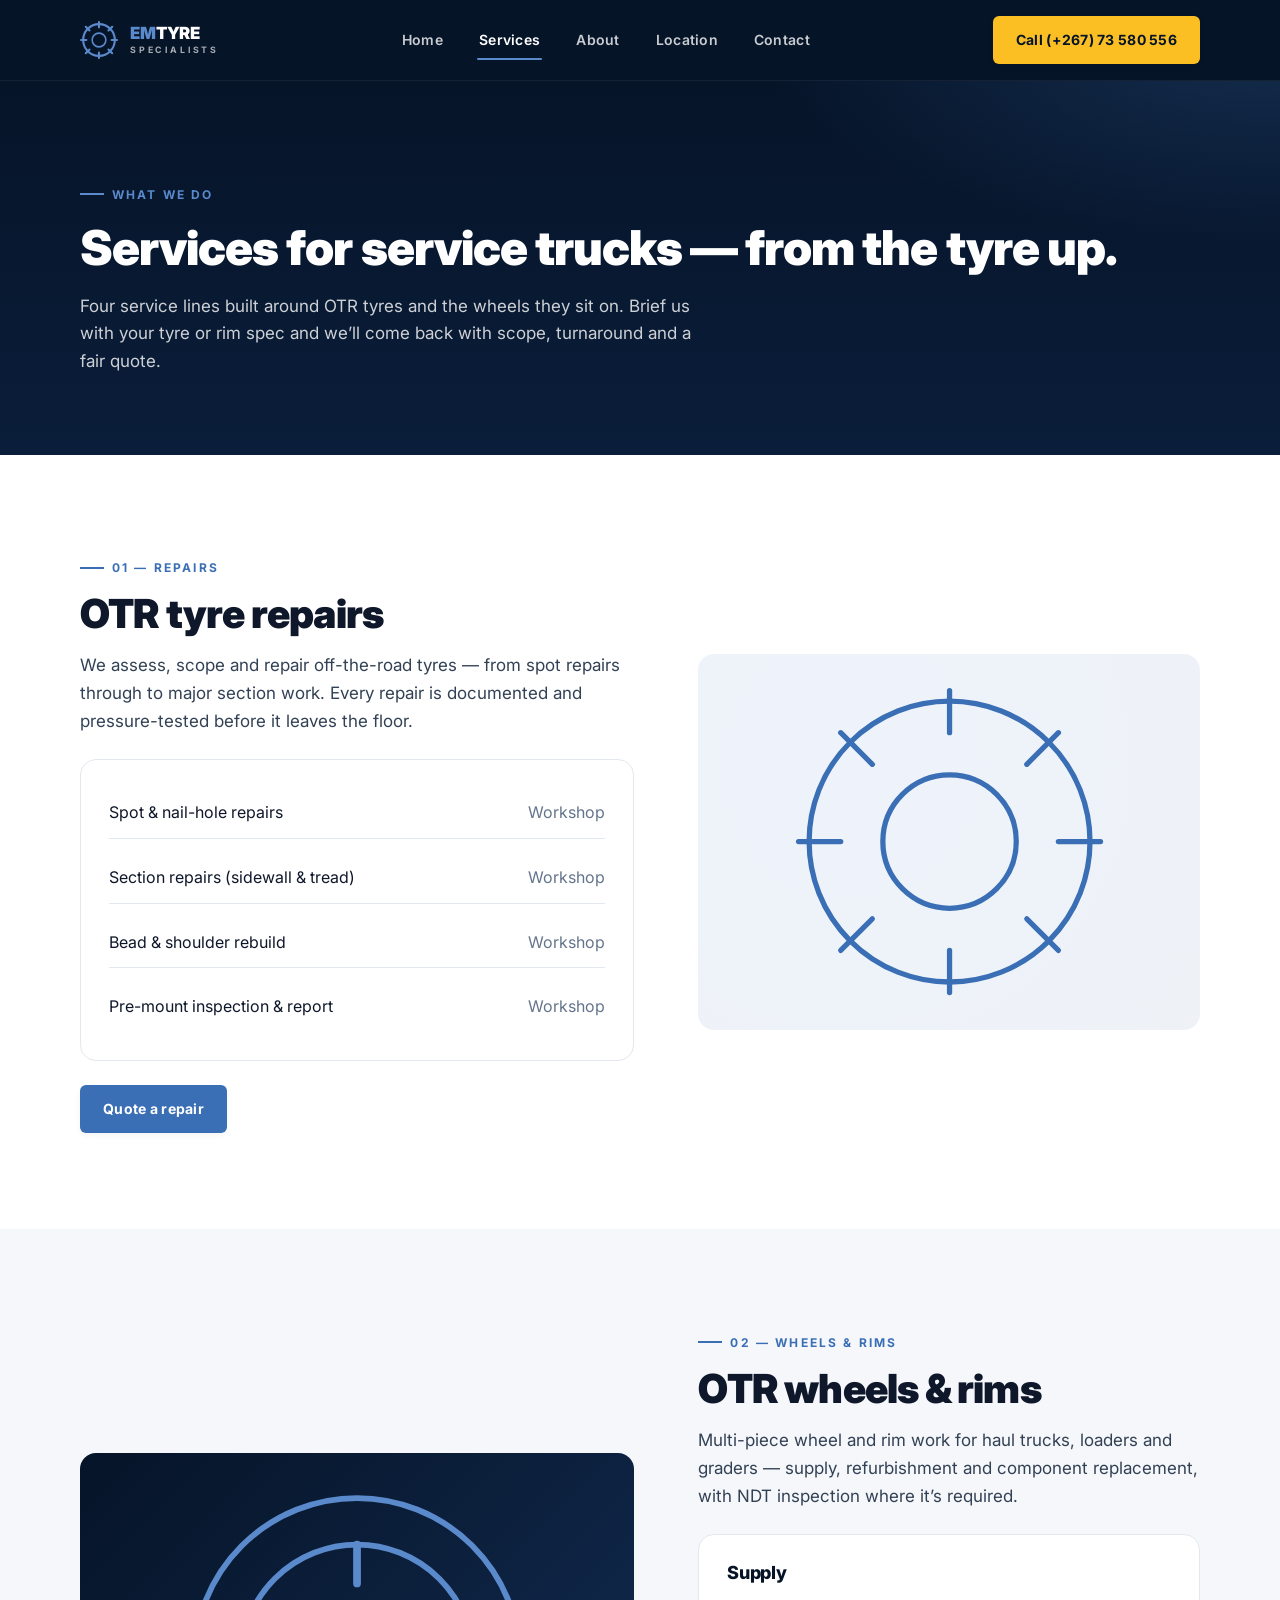
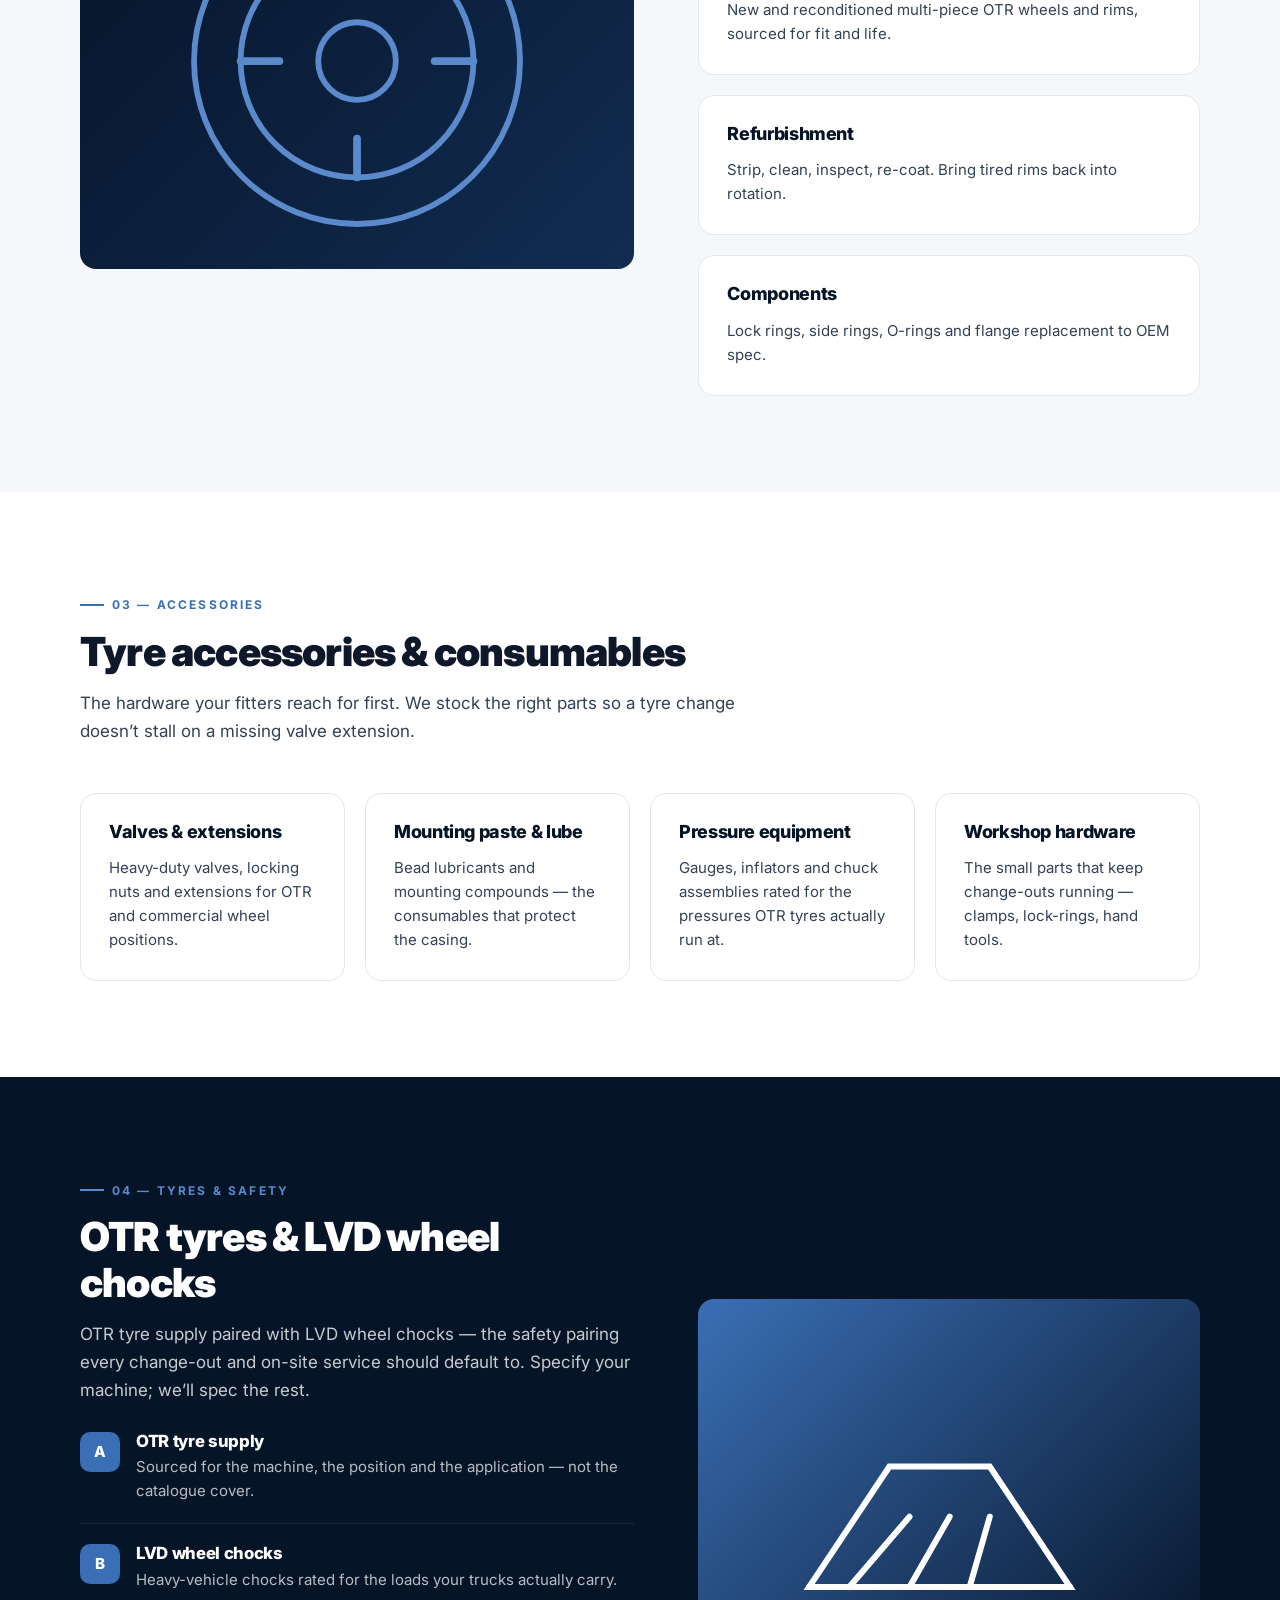
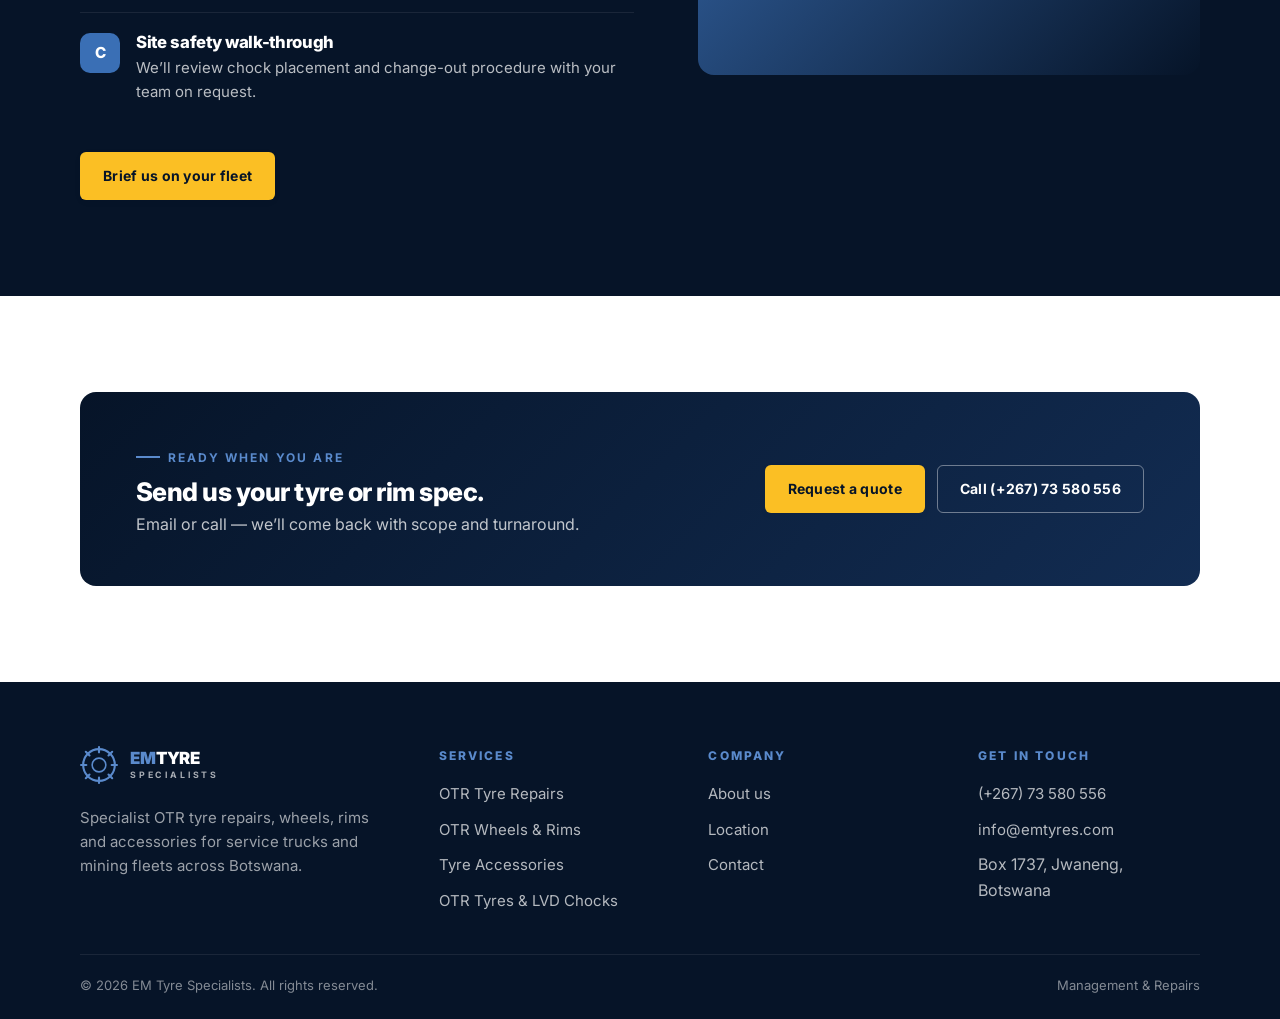
<file: services.html>
<!DOCTYPE html>
<html lang="en">
<head>
<meta charset="UTF-8">
<meta name="viewport" content="width=device-width, initial-scale=1.0">
<meta name="description" content="OTR tyre repairs, wheels and rims, accessories and LVD wheel chocks — what EM Tyre Specialists does and how to brief us.">
<title>Services — EM Tyre Specialists</title>
<link rel="icon" type="image/svg+xml" href="assets/logo.svg">
<link rel="stylesheet" href="styles.css">
</head>
<body>

<header class="site-nav">
  <div class="nav-inner">
    <a href="index.html" class="brand" aria-label="EM Tyre Specialists — Home">
      <svg class="brand-mark" viewBox="0 0 72 72" aria-hidden="true">
        <circle cx="36" cy="36" r="30" fill="none" stroke="currentColor" stroke-width="4"/>
        <circle cx="36" cy="36" r="13" fill="none" stroke="currentColor" stroke-width="3"/>
        <g stroke="currentColor" stroke-width="4" stroke-linecap="round" fill="none">
          <line x1="36" y1="2"  x2="36" y2="12"/>
          <line x1="36" y1="60" x2="36" y2="70"/>
          <line x1="2"  y1="36" x2="12" y2="36"/>
          <line x1="60" y1="36" x2="70" y2="36"/>
          <line x1="11" y1="11" x2="18" y2="18"/>
          <line x1="54" y1="54" x2="61" y2="61"/>
          <line x1="11" y1="61" x2="18" y2="54"/>
          <line x1="54" y1="18" x2="61" y2="11"/>
        </g>
      </svg>
      <span class="brand-text">
        <span class="row1"><span class="em">EM</span>TYRE</span>
        <span class="row2">SPECIALISTS</span>
      </span>
    </a>

    <nav>
      <ul class="nav-links">
        <li><a href="index.html">Home</a></li>
        <li><a href="services.html" class="active">Services</a></li>
        <li><a href="about.html">About</a></li>
        <li><a href="locations.html">Location</a></li>
        <li><a href="contact.html">Contact</a></li>
      </ul>
    </nav>

    <div class="nav-cta-wrap">
      <a href="tel:+26773580556" class="btn btn-amber">Call (+267) 73 580 556</a>
      <button class="nav-toggle" aria-expanded="false" aria-controls="mobileMenu" aria-label="Toggle menu">
        <span></span><span></span><span></span>
      </button>
    </div>
  </div>

  <div class="mobile-menu" id="mobileMenu">
    <ul>
      <li><a href="index.html">Home</a></li>
      <li><a href="services.html" class="active">Services</a></li>
      <li><a href="about.html">About</a></li>
      <li><a href="locations.html">Location</a></li>
      <li><a href="contact.html">Contact</a></li>
    </ul>
    <div class="mobile-cta">
      <a href="tel:+26773580556" class="btn btn-amber">Call us</a>
      <a href="contact.html" class="btn btn-outline">Get a quote</a>
    </div>
  </div>
</header>

<section class="page-hero">
  <div class="container">
    <span class="eyebrow on-dark">What we do</span>
    <h1>Services for service trucks &mdash; from the tyre up.</h1>
    <p>Four service lines built around OTR tyres and the wheels they sit on. Brief us with your tyre or
    rim spec and we&rsquo;ll come back with scope, turnaround and a fair quote.</p>
  </div>
</section>

<!-- 01 OTR REPAIRS -->
<section class="section" id="otr-repairs">
  <div class="container">
    <div class="split">
      <div>
        <span class="eyebrow">01 &mdash; Repairs</span>
        <h2 class="h-1" style="margin-top:14px;">OTR tyre repairs</h2>
        <p class="lead" style="margin-top:14px;">
          We assess, scope and repair off-the-road tyres &mdash; from spot repairs through to
          major section work. Every repair is documented and pressure-tested before it leaves the floor.
        </p>
        <ul class="card" style="margin-top:24px; list-style:none;">
          <li style="display:flex;justify-content:space-between;padding:12px 0;border-bottom:1px solid var(--line)">
            <span>Spot &amp; nail-hole repairs</span><span class="muted">Workshop</span>
          </li>
          <li style="display:flex;justify-content:space-between;padding:12px 0;border-bottom:1px solid var(--line)">
            <span>Section repairs (sidewall &amp; tread)</span><span class="muted">Workshop</span>
          </li>
          <li style="display:flex;justify-content:space-between;padding:12px 0;border-bottom:1px solid var(--line)">
            <span>Bead &amp; shoulder rebuild</span><span class="muted">Workshop</span>
          </li>
          <li style="display:flex;justify-content:space-between;padding:12px 0">
            <span>Pre-mount inspection &amp; report</span><span class="muted">Workshop</span>
          </li>
        </ul>
        <div style="margin-top:24px">
          <a href="contact.html" class="btn btn-primary">Quote a repair</a>
        </div>
      </div>

      <div class="split-media" aria-hidden="true">
        <div style="height:100%;display:flex;align-items:center;justify-content:center;background:radial-gradient(circle at 30% 30%, var(--blue-50), var(--surface-3));">
          <svg viewBox="0 0 200 200" width="70%" fill="none" stroke="var(--blue-500)" stroke-width="3">
            <circle cx="100" cy="100" r="80"/>
            <circle cx="100" cy="100" r="38"/>
            <g stroke-linecap="round">
              <line x1="100" y1="14"  x2="100" y2="38"/>
              <line x1="100" y1="162" x2="100" y2="186"/>
              <line x1="14"  y1="100" x2="38"  y2="100"/>
              <line x1="162" y1="100" x2="186" y2="100"/>
              <line x1="38"  y1="38"  x2="56"  y2="56"/>
              <line x1="144" y1="144" x2="162" y2="162"/>
              <line x1="38"  y1="162" x2="56"  y2="144"/>
              <line x1="144" y1="56"  x2="162" y2="38"/>
            </g>
          </svg>
        </div>
      </div>
    </div>
  </div>
</section>

<!-- 02 WHEELS & RIMS -->
<section class="section section-soft" id="wheels-rims">
  <div class="container">
    <div class="split reverse">
      <div>
        <span class="eyebrow">02 &mdash; Wheels &amp; Rims</span>
        <h2 class="h-1" style="margin-top:14px;">OTR wheels &amp; rims</h2>
        <p class="lead" style="margin-top:14px;">
          Multi-piece wheel and rim work for haul trucks, loaders and graders &mdash; supply,
          refurbishment and component replacement, with NDT inspection where it&rsquo;s required.
        </p>

        <div class="card-grid" style="margin-top:24px;">
          <div class="card">
            <h3>Supply</h3>
            <p>New and reconditioned multi-piece OTR wheels and rims, sourced for fit and life.</p>
          </div>
          <div class="card">
            <h3>Refurbishment</h3>
            <p>Strip, clean, inspect, re-coat. Bring tired rims back into rotation.</p>
          </div>
          <div class="card">
            <h3>Components</h3>
            <p>Lock rings, side rings, O-rings and flange replacement to OEM spec.</p>
          </div>
        </div>
      </div>

      <div class="split-media" aria-hidden="true">
        <div style="height:100%;display:flex;align-items:center;justify-content:center;background:linear-gradient(135deg, var(--navy-900), var(--navy-700));">
          <svg viewBox="0 0 200 200" width="70%" fill="none" stroke="var(--blue-400)" stroke-width="3">
            <circle cx="100" cy="100" r="84"/>
            <circle cx="100" cy="100" r="60"/>
            <circle cx="100" cy="100" r="20"/>
            <g stroke-linecap="round" stroke-width="4">
              <line x1="100" y1="40" x2="100" y2="60"/>
              <line x1="100" y1="140" x2="100" y2="160"/>
              <line x1="40" y1="100" x2="60" y2="100"/>
              <line x1="140" y1="100" x2="160" y2="100"/>
            </g>
          </svg>
        </div>
      </div>
    </div>
  </div>
</section>

<!-- 03 ACCESSORIES -->
<section class="section" id="accessories">
  <div class="container">
    <div class="section-head">
      <span class="eyebrow">03 &mdash; Accessories</span>
      <h2 class="h-1">Tyre accessories &amp; consumables</h2>
      <p class="lead">The hardware your fitters reach for first. We stock the right parts so a tyre
      change doesn&rsquo;t stall on a missing valve extension.</p>
    </div>

    <div class="card-grid">
      <div class="card">
        <h3>Valves &amp; extensions</h3>
        <p>Heavy-duty valves, locking nuts and extensions for OTR and commercial wheel positions.</p>
      </div>
      <div class="card">
        <h3>Mounting paste &amp; lube</h3>
        <p>Bead lubricants and mounting compounds &mdash; the consumables that protect the casing.</p>
      </div>
      <div class="card">
        <h3>Pressure equipment</h3>
        <p>Gauges, inflators and chuck assemblies rated for the pressures OTR tyres actually run at.</p>
      </div>
      <div class="card">
        <h3>Workshop hardware</h3>
        <p>The small parts that keep change-outs running &mdash; clamps, lock-rings, hand tools.</p>
      </div>
    </div>
  </div>
</section>

<!-- 04 OTR + LVD -->
<section class="section section-dark" id="chocks">
  <div class="container">
    <div class="split">
      <div>
        <span class="eyebrow on-dark">04 &mdash; Tyres &amp; safety</span>
        <h2 class="h-1" style="margin-top:14px; color:var(--white);">OTR tyres &amp; LVD wheel chocks</h2>
        <p class="lead text-light" style="margin-top:14px;">
          OTR tyre supply paired with LVD wheel chocks &mdash; the safety pairing every change-out
          and on-site service should default to. Specify your machine; we&rsquo;ll spec the rest.
        </p>
        <div style="margin-top:28px;">
          <div class="feature">
            <span class="num">A</span>
            <div>
              <h4>OTR tyre supply</h4>
              <p>Sourced for the machine, the position and the application &mdash; not the catalogue cover.</p>
            </div>
          </div>
          <div class="feature">
            <span class="num">B</span>
            <div>
              <h4>LVD wheel chocks</h4>
              <p>Heavy-vehicle chocks rated for the loads your trucks actually carry.</p>
            </div>
          </div>
          <div class="feature">
            <span class="num">C</span>
            <div>
              <h4>Site safety walk-through</h4>
              <p>We&rsquo;ll review chock placement and change-out procedure with your team on request.</p>
            </div>
          </div>
        </div>
        <div style="margin-top:28px;">
          <a href="contact.html" class="btn btn-amber">Brief us on your fleet</a>
        </div>
      </div>

      <div class="split-media" aria-hidden="true">
        <div style="height:100%;display:flex;align-items:center;justify-content:center;background:linear-gradient(135deg, var(--blue-500), var(--navy-900));">
          <svg viewBox="0 0 200 200" width="80%" fill="none" stroke="var(--white)" stroke-width="3" stroke-linecap="round">
            <path d="M30 150 L70 90 L120 90 L160 150 Z"/>
            <line x1="30" y1="150" x2="160" y2="150"/>
            <line x1="50" y1="150" x2="80" y2="115"/>
            <line x1="80" y1="150" x2="100" y2="115"/>
            <line x1="110" y1="150" x2="120" y2="115"/>
          </svg>
        </div>
      </div>
    </div>
  </div>
</section>

<!-- CTA -->
<section class="section">
  <div class="container">
    <div class="cta-band">
      <div>
        <span class="eyebrow on-dark">Ready when you are</span>
        <h3 style="margin-top:10px;">Send us your tyre or rim spec.</h3>
        <p>Email or call &mdash; we&rsquo;ll come back with scope and turnaround.</p>
      </div>
      <div class="actions">
        <a href="contact.html" class="btn btn-amber">Request a quote</a>
        <a href="tel:+26773580556" class="btn btn-ghost-light">Call (+267) 73 580 556</a>
      </div>
    </div>
  </div>
</section>

<!-- FOOTER -->
<footer class="site-footer">
  <div class="container">
    <div class="footer-grid">
      <div class="footer-brand">
        <a href="index.html" class="brand">
          <svg class="brand-mark" viewBox="0 0 72 72" aria-hidden="true">
            <circle cx="36" cy="36" r="30" fill="none" stroke="currentColor" stroke-width="4"/>
            <circle cx="36" cy="36" r="13" fill="none" stroke="currentColor" stroke-width="3"/>
            <g stroke="currentColor" stroke-width="4" stroke-linecap="round" fill="none">
              <line x1="36" y1="2"  x2="36" y2="12"/>
              <line x1="36" y1="60" x2="36" y2="70"/>
              <line x1="2"  y1="36" x2="12" y2="36"/>
              <line x1="60" y1="36" x2="70" y2="36"/>
              <line x1="11" y1="11" x2="18" y2="18"/>
              <line x1="54" y1="54" x2="61" y2="61"/>
              <line x1="11" y1="61" x2="18" y2="54"/>
              <line x1="54" y1="18" x2="61" y2="11"/>
            </g>
          </svg>
          <span class="brand-text">
            <span class="row1"><span class="em">EM</span>TYRE</span>
            <span class="row2">SPECIALISTS</span>
          </span>
        </a>
        <p>Specialist OTR tyre repairs, wheels, rims and accessories for service trucks and mining fleets across Botswana.</p>
      </div>

      <div class="footer-col">
        <h5>Services</h5>
        <ul>
          <li><a href="services.html#otr-repairs">OTR Tyre Repairs</a></li>
          <li><a href="services.html#wheels-rims">OTR Wheels &amp; Rims</a></li>
          <li><a href="services.html#accessories">Tyre Accessories</a></li>
          <li><a href="services.html#chocks">OTR Tyres &amp; LVD Chocks</a></li>
        </ul>
      </div>

      <div class="footer-col">
        <h5>Company</h5>
        <ul>
          <li><a href="about.html">About us</a></li>
          <li><a href="locations.html">Location</a></li>
          <li><a href="contact.html">Contact</a></li>
        </ul>
      </div>

      <div class="footer-col">
        <h5>Get in touch</h5>
        <ul>
          <li><a href="tel:+26773580556">(+267) 73 580 556</a></li>
          <li><a href="mailto:info@emtyres.com">info@emtyres.com</a></li>
          <li>Box 1737, Jwaneng, Botswana</li>
        </ul>
      </div>
    </div>

    <div class="footer-bottom">
      <span>&copy; <span id="yr"></span> EM Tyre Specialists. All rights reserved.</span>
      <span>Management &amp; Repairs</span>
    </div>
  </div>
</footer>

<script>
  (function () {
    const btn = document.querySelector('.nav-toggle');
    const menu = document.getElementById('mobileMenu');
    if (!btn || !menu) return;
    btn.addEventListener('click', () => {
      const open = menu.classList.toggle('is-open');
      btn.setAttribute('aria-expanded', open ? 'true' : 'false');
    });
  })();
  document.getElementById('yr').textContent = new Date().getFullYear();
</script>

</body>
</html>
</file>
<file: styles.css>
/* =====================================================
   EM TYRE SPECIALISTS — Brand styling
   Palette derived from the company logo (navy + brand blue)
   ===================================================== */

@import url('https://fonts.googleapis.com/css2?family=Inter:wght@400;500;600;700;800;900&display=swap');

:root {
  --navy-900: #061428;
  --navy-800: #0a1d3a;
  --navy-700: #122c52;
  --navy-600: #1b3c6c;
  --blue-500: #3a6fb5;
  --blue-400: #5a8acc;
  --blue-200: #b8cce8;
  --blue-50:  #eef3fb;

  --amber: #fbbf24;
  --amber-dark: #f59e0b;

  --ink-900: #0f172a;
  --ink-700: #334155;
  --ink-500: #64748b;
  --ink-400: #94a3b8;

  --white: #ffffff;
  --surface: #ffffff;
  --surface-2: #f5f7fa;
  --surface-3: #eef2f7;
  --line: #e3e8ef;
  --line-strong: #cdd6e3;

  --shadow-sm: 0 2px 8px -2px rgba(6, 20, 40, 0.08);
  --shadow:    0 10px 30px -12px rgba(6, 20, 40, 0.18);
  --shadow-lg: 0 24px 48px -20px rgba(6, 20, 40, 0.28);

  --radius-sm: 6px;
  --radius:    10px;
  --radius-lg: 16px;
  --container: 1200px;

  --t-fast: 150ms ease;
  --t:      220ms ease;
}

* { margin: 0; padding: 0; box-sizing: border-box; }
*:focus-visible { outline: 2px solid var(--blue-400); outline-offset: 3px; border-radius: 3px; }

html { scroll-behavior: smooth; -webkit-text-size-adjust: 100%; }

body {
  font-family: 'Inter', system-ui, -apple-system, sans-serif;
  background: var(--surface);
  color: var(--ink-900);
  font-size: 16px;
  line-height: 1.6;
  -webkit-font-smoothing: antialiased;
  text-rendering: optimizeLegibility;
}

img, svg { display: block; max-width: 100%; }
a { color: var(--blue-500); text-decoration: none; transition: color var(--t-fast); }
a:hover { color: var(--navy-700); }

/* =====================================================
   LAYOUT
   ===================================================== */
.container {
  width: 100%;
  max-width: var(--container);
  margin: 0 auto;
  padding: 0 24px;
}
@media (min-width: 768px) { .container { padding: 0 40px; } }

.section { padding: 72px 0; }
@media (min-width: 768px) { .section { padding: 96px 0; } }

.section-tight { padding: 56px 0; }
.section-dark  { background: var(--navy-900); color: var(--white); }
.section-soft  { background: var(--surface-2); }

/* =====================================================
   NAV
   ===================================================== */
.site-nav {
  position: sticky; top: 0; z-index: 50;
  background: var(--navy-900);
  border-bottom: 1px solid rgba(255,255,255,0.06);
  backdrop-filter: saturate(140%) blur(8px);
}
.site-nav .nav-inner {
  max-width: var(--container);
  margin: 0 auto;
  padding: 14px 24px;
  display: flex;
  align-items: center;
  justify-content: space-between;
  gap: 20px;
}
@media (min-width: 768px) {
  .site-nav .nav-inner { padding: 16px 40px; }
}

.brand {
  display: inline-flex; align-items: center; gap: 12px;
  text-decoration: none;
  color: var(--white);
  flex-shrink: 0;
}
.brand-mark {
  width: 38px; height: 38px;
  color: var(--blue-400);
  flex-shrink: 0;
}
.brand-text {
  display: flex; flex-direction: column; line-height: 1;
  letter-spacing: -0.01em;
}
.brand-text .row1 {
  font-weight: 900; font-size: 1.05rem;
}
.brand-text .row1 .em { color: var(--blue-400); }
.brand-text .row2 {
  font-size: 0.55rem; font-weight: 700;
  letter-spacing: 0.32em; color: rgba(255,255,255,0.65);
  margin-top: 4px;
}

.nav-links {
  display: none;
  list-style: none; gap: 32px; align-items: center;
}
.nav-links a {
  color: rgba(255,255,255,0.78);
  font-size: 0.875rem;
  font-weight: 600;
  letter-spacing: 0.02em;
  padding: 6px 2px;
  position: relative;
  transition: color var(--t-fast);
}
.nav-links a:hover { color: var(--white); }
.nav-links a.active { color: var(--white); }
.nav-links a.active::after {
  content: ""; position: absolute;
  left: 0; right: 0; bottom: -6px;
  height: 2px; background: var(--blue-400);
  border-radius: 2px;
}

.nav-cta-wrap { display: flex; align-items: center; gap: 12px; }

.nav-toggle {
  display: inline-flex;
  flex-direction: column;
  justify-content: center;
  width: 40px; height: 40px;
  background: transparent;
  border: 1px solid rgba(255,255,255,0.18);
  border-radius: 8px;
  cursor: pointer;
  padding: 10px;
  gap: 4px;
}
.nav-toggle span {
  display: block; height: 2px;
  background: var(--white); border-radius: 2px;
  transition: transform var(--t), opacity var(--t);
}
.nav-toggle[aria-expanded="true"] span:nth-child(1) { transform: translateY(6px) rotate(45deg); }
.nav-toggle[aria-expanded="true"] span:nth-child(2) { opacity: 0; }
.nav-toggle[aria-expanded="true"] span:nth-child(3) { transform: translateY(-6px) rotate(-45deg); }

.mobile-menu {
  display: none;
  background: var(--navy-800);
  border-top: 1px solid rgba(255,255,255,0.06);
}
.mobile-menu.is-open { display: block; }
.mobile-menu ul { list-style: none; padding: 8px 24px 16px; }
.mobile-menu li a {
  display: block;
  padding: 14px 4px;
  color: rgba(255,255,255,0.85);
  font-weight: 600;
  font-size: 0.95rem;
  border-bottom: 1px solid rgba(255,255,255,0.06);
}
.mobile-menu li a.active { color: var(--blue-400); }
.mobile-menu .mobile-cta {
  margin: 14px 24px 20px;
  display: flex; gap: 10px; flex-wrap: wrap;
}

@media (min-width: 900px) {
  .nav-links { display: flex; }
  .nav-toggle { display: none; }
  .mobile-menu { display: none !important; }
}

/* =====================================================
   BUTTONS
   ===================================================== */
.btn {
  display: inline-flex;
  align-items: center;
  justify-content: center;
  gap: 8px;
  padding: 12px 22px;
  font-family: inherit;
  font-size: 0.875rem;
  font-weight: 700;
  letter-spacing: 0.02em;
  border: 1px solid transparent;
  border-radius: var(--radius-sm);
  cursor: pointer;
  text-decoration: none;
  transition: transform var(--t-fast), box-shadow var(--t-fast),
              background var(--t-fast), color var(--t-fast),
              border-color var(--t-fast);
  white-space: nowrap;
}
.btn:hover { transform: translateY(-1px); }
.btn:active { transform: translateY(0); }

.btn-primary {
  background: var(--blue-500);
  color: var(--white);
  box-shadow: var(--shadow-sm);
}
.btn-primary:hover { background: var(--navy-700); color: var(--white); box-shadow: var(--shadow); }

.btn-amber {
  background: var(--amber);
  color: var(--navy-900);
  box-shadow: var(--shadow-sm);
}
.btn-amber:hover { background: var(--amber-dark); color: var(--navy-900); }

.btn-dark {
  background: var(--navy-900);
  color: var(--white);
}
.btn-dark:hover { background: var(--navy-700); color: var(--white); }

.btn-outline {
  background: transparent;
  color: var(--navy-900);
  border-color: var(--line-strong);
}
.btn-outline:hover { border-color: var(--blue-500); color: var(--blue-500); }

.btn-ghost-light {
  background: transparent;
  color: var(--white);
  border-color: rgba(255,255,255,0.4);
}
.btn-ghost-light:hover { border-color: var(--white); background: rgba(255,255,255,0.08); color: var(--white); }

.btn-lg { padding: 16px 28px; font-size: 0.9375rem; }
.btn-block { width: 100%; }

/* =====================================================
   TYPOGRAPHY HELPERS
   ===================================================== */
.eyebrow {
  display: inline-flex;
  align-items: center;
  gap: 8px;
  font-size: 0.75rem;
  font-weight: 700;
  letter-spacing: 0.18em;
  text-transform: uppercase;
  color: var(--blue-500);
}
.eyebrow::before {
  content: ""; display: inline-block;
  width: 24px; height: 2px;
  background: var(--blue-500);
}
.eyebrow.on-dark { color: var(--blue-400); }
.eyebrow.on-dark::before { background: var(--blue-400); }

h1, h2, h3, h4 {
  color: inherit;
  letter-spacing: -0.02em;
  line-height: 1.15;
  font-weight: 800;
}
.h-display {
  font-size: clamp(2rem, 5vw, 3.25rem);
  font-weight: 900; line-height: 1.05;
}
.h-1 { font-size: clamp(1.75rem, 3.4vw, 2.5rem); font-weight: 900; }
.h-2 { font-size: clamp(1.5rem, 2.4vw, 2rem); }
.h-3 { font-size: 1.25rem; }

.lead {
  font-size: 1.0625rem;
  color: var(--ink-700);
  line-height: 1.65;
  max-width: 60ch;
}
.muted { color: var(--ink-500); }
.text-light { color: rgba(255,255,255,0.78); }

/* =====================================================
   HERO
   ===================================================== */
.hero {
  position: relative;
  background:
    radial-gradient(1100px 500px at 80% -20%, rgba(58,111,181,0.35), transparent 60%),
    linear-gradient(180deg, var(--navy-900) 0%, var(--navy-800) 100%);
  color: var(--white);
  overflow: hidden;
}
.hero::before {
  content: ""; position: absolute; inset: 0;
  background-image:
    linear-gradient(rgba(255,255,255,0.04) 1px, transparent 1px),
    linear-gradient(90deg, rgba(255,255,255,0.04) 1px, transparent 1px);
  background-size: 48px 48px;
  mask-image: radial-gradient(800px 400px at 30% 50%, #000 30%, transparent 75%);
  -webkit-mask-image: radial-gradient(800px 400px at 30% 50%, #000 30%, transparent 75%);
  pointer-events: none;
}
.hero-inner {
  position: relative;
  display: grid;
  grid-template-columns: 1fr;
  gap: 48px;
  align-items: center;
  padding: 72px 0 88px;
}
@media (min-width: 960px) {
  .hero-inner { grid-template-columns: 1.1fr 0.9fr; padding: 110px 0 120px; gap: 64px; }
}
.hero h1 {
  font-size: clamp(2.25rem, 5.4vw, 3.75rem);
  font-weight: 900; line-height: 1.02;
  letter-spacing: -0.025em;
  margin-top: 18px;
}
.hero h1 .accent { color: var(--blue-400); }
.hero p.lead {
  margin-top: 22px;
  color: rgba(255,255,255,0.82);
  max-width: 560px;
}
.hero-actions {
  margin-top: 32px;
  display: flex; flex-wrap: wrap; gap: 12px;
}
.hero-meta {
  margin-top: 40px;
  display: grid;
  grid-template-columns: repeat(auto-fit, minmax(140px, 1fr));
  gap: 24px;
  padding-top: 28px;
  border-top: 1px solid rgba(255,255,255,0.12);
}
.hero-meta .item .lbl {
  font-size: 0.6875rem; letter-spacing: 0.18em;
  font-weight: 700; text-transform: uppercase;
  color: var(--blue-400);
}
.hero-meta .item .val {
  font-size: 0.95rem; color: var(--white);
  margin-top: 6px; font-weight: 600;
}

.hero-visual {
  position: relative;
  display: flex; align-items: center; justify-content: center;
  min-height: 320px;
}
.hero-visual .ring {
  position: absolute; inset: 0;
  border: 1px solid rgba(122, 167, 224, 0.25);
  border-radius: 50%;
  animation: pulse 6s ease-in-out infinite;
}
.hero-visual .ring.r2 { transform: scale(0.78); animation-delay: 1.5s; }
.hero-visual .ring.r3 { transform: scale(0.56); animation-delay: 3s; }
.hero-visual .tyre {
  position: relative;
  width: min(360px, 80vw);
  aspect-ratio: 1;
  background: radial-gradient(circle at 35% 35%, var(--navy-700), var(--navy-900) 70%);
  border-radius: 50%;
  border: 14px solid var(--navy-800);
  box-shadow: 0 30px 80px -20px rgba(0,0,0,0.5),
              inset 0 0 0 6px rgba(122,167,224,0.18);
  display: flex; align-items: center; justify-content: center;
}
.hero-visual .tyre::before {
  content: ""; position: absolute; inset: 12%;
  border-radius: 50%;
  background: repeating-conic-gradient(
    var(--navy-800) 0 6deg,
    var(--navy-900) 6deg 18deg
  );
  opacity: 0.85;
}
.hero-visual .tyre::after {
  content: ""; position: absolute; inset: 32%;
  border-radius: 50%;
  background: radial-gradient(circle at 40% 40%, var(--blue-400), var(--navy-700));
  box-shadow: inset 0 0 0 4px rgba(255,255,255,0.08);
}
@keyframes pulse {
  0%, 100% { opacity: 0.6; transform: scale(1); }
  50%      { opacity: 0.9; transform: scale(1.04); }
}

/* Page hero (subpages) */
.page-hero {
  background:
    radial-gradient(900px 400px at 100% -20%, rgba(58,111,181,0.32), transparent 60%),
    linear-gradient(180deg, var(--navy-900) 0%, var(--navy-800) 100%);
  color: var(--white);
  padding: 72px 0;
}
@media (min-width: 768px) { .page-hero { padding: 96px 0 80px; } }
.page-hero h1 {
  font-size: clamp(2rem, 4.4vw, 3rem);
  font-weight: 900;
  margin-top: 16px;
}
.page-hero p {
  max-width: 620px;
  margin-top: 18px;
  color: rgba(255,255,255,0.8);
  font-size: 1.0625rem;
}

/* =====================================================
   SECTION HEADERS
   ===================================================== */
.section-head { max-width: 720px; margin-bottom: 48px; }
.section-head h2 { margin-top: 14px; }
.section-head p { margin-top: 14px; color: var(--ink-700); }

/* =====================================================
   CARDS / GRIDS
   ===================================================== */
.card-grid {
  display: grid;
  grid-template-columns: repeat(auto-fit, minmax(260px, 1fr));
  gap: 20px;
}

.card {
  background: var(--surface);
  border: 1px solid var(--line);
  border-radius: var(--radius-lg);
  padding: 28px;
  transition: transform var(--t), border-color var(--t), box-shadow var(--t);
  display: flex; flex-direction: column; gap: 14px;
  height: 100%;
}
.card:hover {
  transform: translateY(-3px);
  border-color: var(--blue-200);
  box-shadow: var(--shadow);
}
.card .icon {
  width: 48px; height: 48px;
  border-radius: 12px;
  background: var(--blue-50);
  color: var(--blue-500);
  display: inline-flex; align-items: center; justify-content: center;
}
.card .icon svg { width: 22px; height: 22px; }
.card h3 {
  font-size: 1.125rem;
  color: var(--navy-900);
}
.card p { color: var(--ink-700); font-size: 0.9375rem; }
.card ul {
  list-style: none;
  margin-top: 4px;
  border-top: 1px solid var(--line);
  padding-top: 14px;
  display: flex; flex-direction: column; gap: 8px;
}
.card ul li {
  font-size: 0.875rem; color: var(--ink-700);
  padding-left: 20px; position: relative;
}
.card ul li::before {
  content: ""; position: absolute;
  left: 0; top: 8px;
  width: 8px; height: 8px;
  background: var(--blue-400); border-radius: 2px;
  transform: rotate(45deg);
}

/* Feature cards (dark) */
.feature {
  display: flex; gap: 16px; align-items: flex-start;
  padding: 20px 0;
  border-top: 1px solid rgba(255,255,255,0.08);
}
.feature:first-of-type { border-top: none; padding-top: 0; }
.feature .num {
  flex-shrink: 0;
  width: 40px; height: 40px;
  background: var(--blue-500); color: var(--white);
  border-radius: 10px;
  display: inline-flex; align-items: center; justify-content: center;
  font-weight: 800; font-size: 0.95rem;
}
.feature h4 { color: var(--white); font-size: 1.05rem; }
.feature p { color: rgba(255,255,255,0.72); font-size: 0.9375rem; margin-top: 4px; }

/* Stats */
.stats {
  display: grid;
  grid-template-columns: repeat(auto-fit, minmax(160px, 1fr));
  gap: 1px;
  background: var(--line);
  border: 1px solid var(--line);
  border-radius: var(--radius-lg);
  overflow: hidden;
}
.stats .item {
  background: var(--surface);
  padding: 28px 24px;
  text-align: left;
}
.stats .num {
  font-size: 2rem; font-weight: 900;
  color: var(--blue-500);
  letter-spacing: -0.02em;
  line-height: 1;
}
.stats .lbl {
  margin-top: 8px;
  font-size: 0.75rem; letter-spacing: 0.14em;
  font-weight: 700; text-transform: uppercase;
  color: var(--ink-500);
}

/* =====================================================
   SPLIT (text + visual)
   ===================================================== */
.split {
  display: grid;
  grid-template-columns: 1fr;
  gap: 40px;
  align-items: center;
}
@media (min-width: 900px) {
  .split { grid-template-columns: 1.05fr 0.95fr; gap: 64px; }
  .split.reverse > :first-child { order: 2; }
}
.split-media {
  border-radius: var(--radius-lg);
  overflow: hidden;
  background: var(--surface-2);
  aspect-ratio: 4 / 3;
  position: relative;
}
.split-media img {
  width: 100%; height: 100%; object-fit: cover;
  display: block;
}

/* =====================================================
   CONTACT / FORM
   ===================================================== */
.contact-grid {
  display: grid;
  grid-template-columns: 1fr;
  gap: 24px;
}
@media (min-width: 900px) {
  .contact-grid { grid-template-columns: 0.9fr 1.1fr; gap: 32px; }
}

.info-card {
  background: var(--navy-900);
  color: var(--white);
  border-radius: var(--radius-lg);
  padding: 32px;
  display: flex; flex-direction: column; gap: 22px;
}
.info-card h2 { color: var(--white); font-size: 1.25rem; }
.info-row { display: flex; gap: 14px; align-items: flex-start; }
.info-row .glyph {
  width: 38px; height: 38px;
  border-radius: 10px;
  background: rgba(255,255,255,0.06);
  color: var(--blue-400);
  display: inline-flex; align-items: center; justify-content: center;
  flex-shrink: 0;
}
.info-row .glyph svg { width: 18px; height: 18px; }
.info-row .lbl {
  font-size: 0.6875rem; letter-spacing: 0.16em;
  font-weight: 700; text-transform: uppercase;
  color: rgba(255,255,255,0.55);
}
.info-row .val {
  margin-top: 4px; font-size: 0.9375rem; color: var(--white);
}
.info-row .val a { color: var(--blue-400); }
.info-row .val a:hover { color: var(--white); }
.info-row .val.big { font-size: 1.125rem; font-weight: 700; }

.form-card {
  background: var(--surface);
  border: 1px solid var(--line);
  border-radius: var(--radius-lg);
  padding: 32px;
}
.form-card h2 { font-size: 1.25rem; }
.form-card .form-sub { color: var(--ink-500); margin-top: 6px; margin-bottom: 24px; font-size: 0.9375rem; }

.form-grid {
  display: grid; gap: 16px;
  grid-template-columns: 1fr;
}
@media (min-width: 640px) {
  .form-grid { grid-template-columns: 1fr 1fr; }
}
.form-field { display: flex; flex-direction: column; gap: 6px; }
.form-field.full { grid-column: 1 / -1; }
.form-field label {
  font-size: 0.75rem; font-weight: 700;
  letter-spacing: 0.08em; text-transform: uppercase;
  color: var(--ink-700);
}
.form-field label .req { color: var(--blue-500); }
.form-field input,
.form-field select,
.form-field textarea {
  width: 100%;
  padding: 12px 14px;
  font-family: inherit;
  font-size: 0.9375rem;
  color: var(--ink-900);
  background: var(--surface);
  border: 1px solid var(--line-strong);
  border-radius: var(--radius-sm);
  transition: border-color var(--t-fast), box-shadow var(--t-fast);
  outline: none;
}
.form-field textarea { min-height: 120px; resize: vertical; }
.form-field input:focus,
.form-field select:focus,
.form-field textarea:focus {
  border-color: var(--blue-500);
  box-shadow: 0 0 0 4px rgba(58, 111, 181, 0.12);
}
.char-count {
  font-size: 0.75rem; color: var(--ink-400);
  text-align: right; margin-top: 4px;
}

/* =====================================================
   CTA BAND
   ===================================================== */
.cta-band {
  background:
    linear-gradient(135deg, var(--navy-900) 0%, var(--navy-700) 100%);
  color: var(--white);
  border-radius: var(--radius-lg);
  padding: 40px;
  display: grid;
  grid-template-columns: 1fr;
  gap: 24px;
  align-items: center;
}
@media (min-width: 768px) {
  .cta-band { grid-template-columns: 1fr auto; padding: 48px 56px; }
}
.cta-band h3 { font-size: clamp(1.25rem, 2vw, 1.75rem); color: var(--white); }
.cta-band p { color: rgba(255,255,255,0.75); margin-top: 6px; max-width: 60ch; }
.cta-band .actions { display: flex; gap: 12px; flex-wrap: wrap; }

/* =====================================================
   FOOTER
   ===================================================== */
.site-footer {
  background: var(--navy-900);
  color: rgba(255,255,255,0.7);
  padding: 64px 0 24px;
}
.footer-grid {
  display: grid;
  grid-template-columns: 1fr;
  gap: 40px;
}
@media (min-width: 768px) {
  .footer-grid { grid-template-columns: 1.4fr 1fr 1fr 1fr; gap: 48px; }
}
.footer-brand p {
  margin-top: 14px;
  font-size: 0.9375rem;
  max-width: 320px;
  color: rgba(255,255,255,0.6);
}
.footer-col h5 {
  font-size: 0.75rem;
  font-weight: 800;
  letter-spacing: 0.18em;
  text-transform: uppercase;
  color: var(--blue-400);
  margin-bottom: 16px;
}
.footer-col ul { list-style: none; display: flex; flex-direction: column; gap: 10px; }
.footer-col a {
  color: rgba(255,255,255,0.7);
  font-size: 0.9375rem;
}
.footer-col a:hover { color: var(--white); }

.footer-bottom {
  margin-top: 40px;
  padding-top: 20px;
  border-top: 1px solid rgba(255,255,255,0.08);
  display: flex; flex-wrap: wrap;
  justify-content: space-between; gap: 12px;
  font-size: 0.8125rem;
  color: rgba(255,255,255,0.5);
}

/* =====================================================
   UTILS
   ===================================================== */
.fade-up { animation: fadeUp 0.7s ease both; }
.delay-1 { animation-delay: 0.08s; }
.delay-2 { animation-delay: 0.16s; }
.delay-3 { animation-delay: 0.24s; }
@keyframes fadeUp {
  from { opacity: 0; transform: translateY(14px); }
  to   { opacity: 1; transform: translateY(0); }
}

@media (prefers-reduced-motion: reduce) {
  *, *::before, *::after {
    animation-duration: 0.001ms !important;
    transition-duration: 0.001ms !important;
  }
}
</file>
